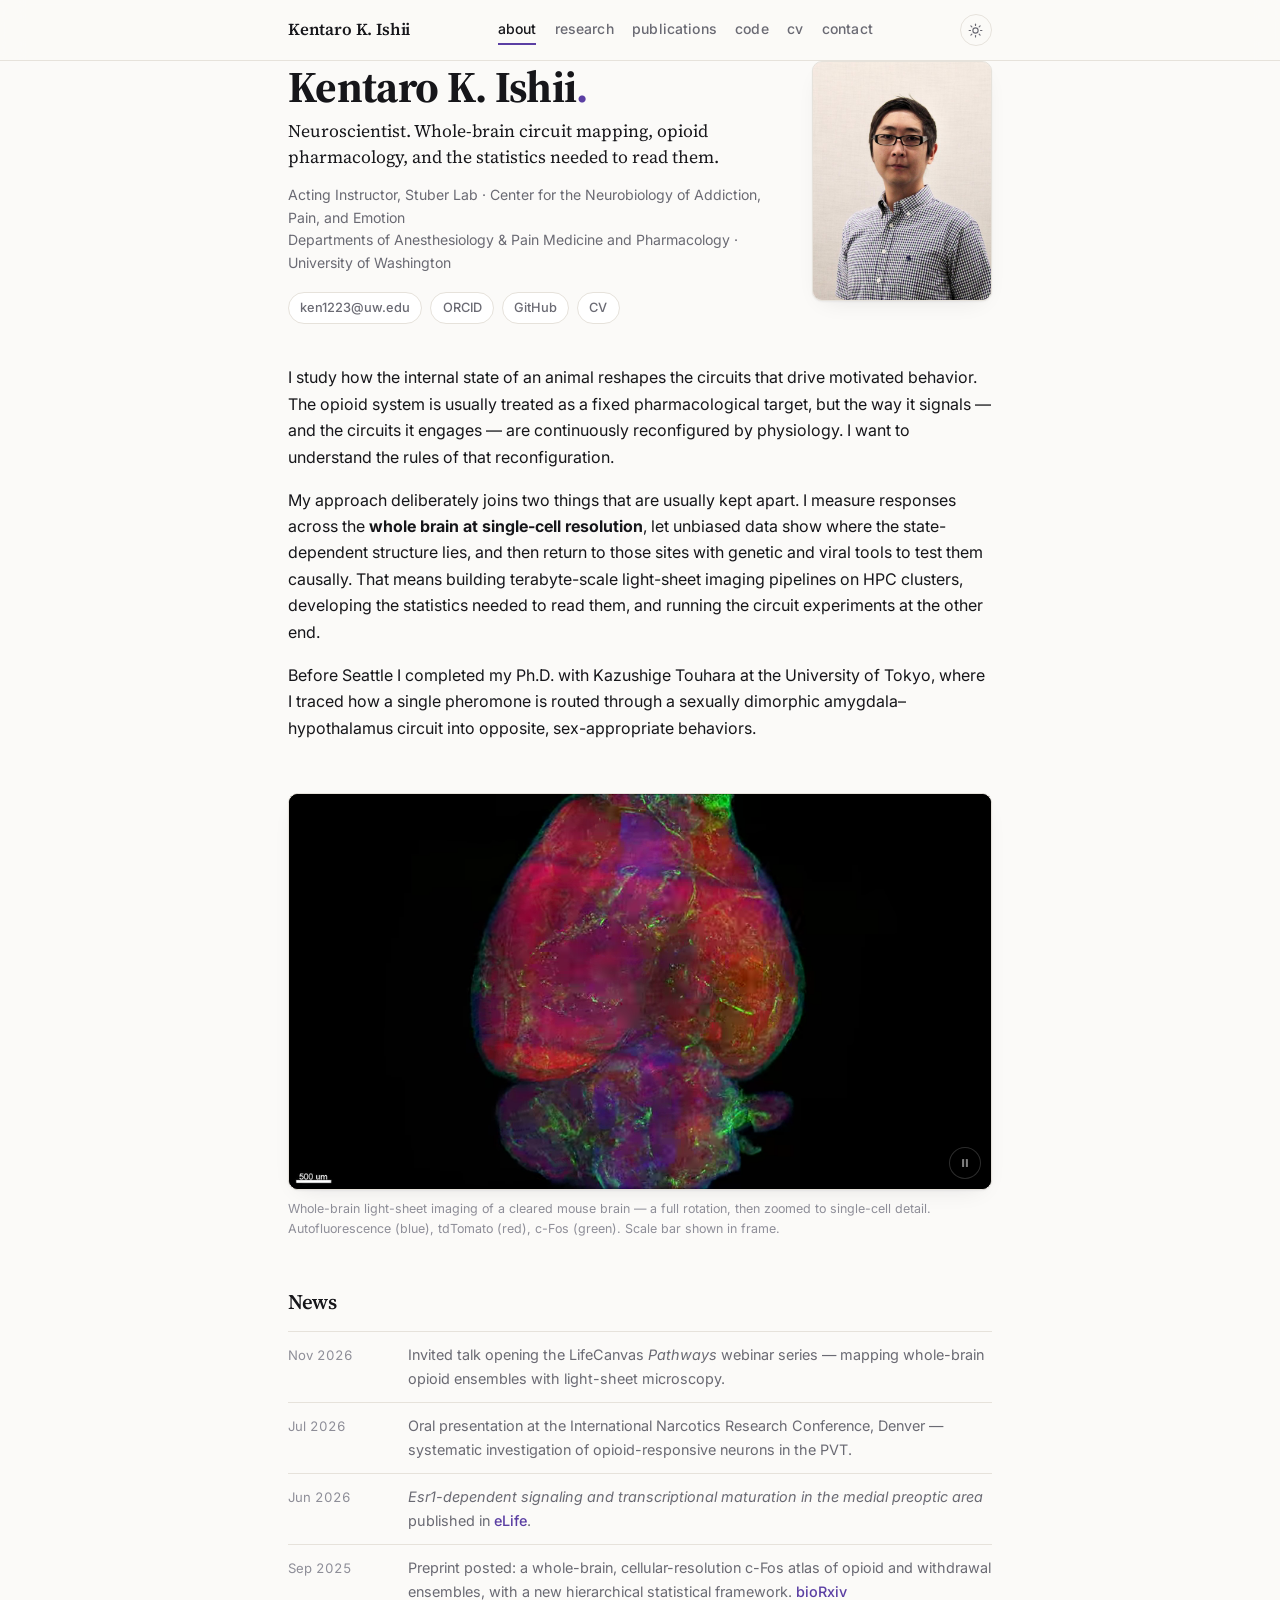
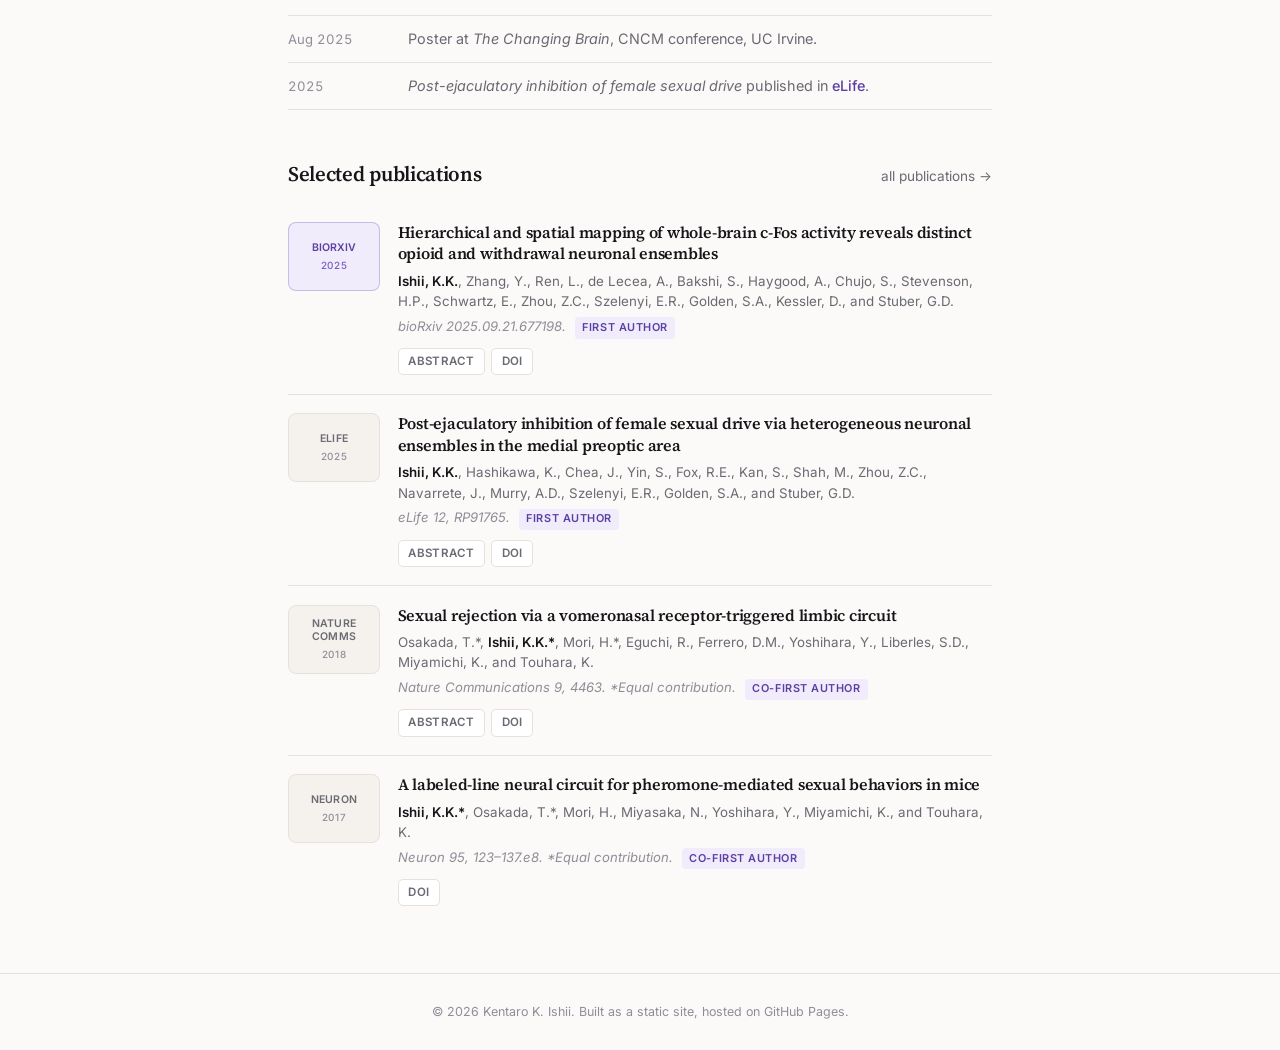
<file: index.html>
<!doctype html>
<html lang="en">
<head>
<meta charset="utf-8">
<meta name="viewport" content="width=device-width, initial-scale=1">
<title>Kentaro K. Ishii</title>
<meta name="description" content="Neuroscientist at the University of Washington working on whole-brain circuit mapping, opioid pharmacology, and motivated behavior.">
<meta name="author" content="Kentaro K. Ishii">
<link rel="canonical" href="https://kenjp1223.github.io/">
<meta property="og:title" content="Kentaro K. Ishii">
<meta property="og:description" content="Neuroscientist at the University of Washington working on whole-brain circuit mapping, opioid pharmacology, and motivated behavior.">
<meta property="og:type" content="website">
<meta property="og:url" content="https://kenjp1223.github.io/">
<meta property="og:image" content="https://kenjp1223.github.io/assets/video/brain-poster.jpg">
<meta property="og:site_name" content="Kentaro K. Ishii">
<meta name="twitter:card" content="summary_large_image">
<meta name="twitter:image" content="https://kenjp1223.github.io/assets/video/brain-poster.jpg">
<link rel="icon" href="data:image/svg+xml,<svg xmlns='http://www.w3.org/2000/svg' viewBox='0 0 100 100'><text y='.9em' font-size='90'>&#129504;</text></svg>">
<link rel="preconnect" href="https://fonts.googleapis.com">
<link rel="preconnect" href="https://fonts.gstatic.com" crossorigin>
<link href="https://fonts.googleapis.com/css2?family=Inter:wght@400;500;600&family=Source+Serif+4:opsz,wght@8..60,400;8..60,600;8..60,700&display=swap" rel="stylesheet">
<link rel="stylesheet" href="assets/css/style.css">
<script>
(function(){try{var t=localStorage.getItem('theme');if(t){document.documentElement.setAttribute('data-theme',t);}}catch(e){}})();
</script>
</head>
<body>
<a class="skip" href="#main">Skip to content</a>
<header class="site-head">
  <div class="wrap head-inner">
    <a class="brand" href="index.html">Kentaro&nbsp;K.&nbsp;Ishii</a>
    <nav class="nav">
          <a href="index.html" class="active">about</a>
          <a href="research.html">research</a>
          <a href="publications.html">publications</a>
          <a href="code.html">code</a>
          <a href="cv.html">cv</a>
          <a href="contact.html">contact</a>
    </nav>
    <div class="head-ctrl">
      <button class="theme" aria-label="Toggle dark mode" title="Toggle dark mode">
        <svg class="ic-sun" viewBox="0 0 24 24" aria-hidden="true"><circle cx="12" cy="12" r="4.2"/><g><line x1="12" y1="1.8" x2="12" y2="4"/><line x1="12" y1="20" x2="12" y2="22.2"/><line x1="1.8" y1="12" x2="4" y2="12"/><line x1="20" y1="12" x2="22.2" y2="12"/><line x1="4.6" y1="4.6" x2="6.2" y2="6.2"/><line x1="17.8" y1="17.8" x2="19.4" y2="19.4"/><line x1="4.6" y1="19.4" x2="6.2" y2="17.8"/><line x1="17.8" y1="6.2" x2="19.4" y2="4.6"/></g></svg>
        <svg class="ic-moon" viewBox="0 0 24 24" aria-hidden="true"><path d="M20.5 14.5A8.6 8.6 0 0 1 9.5 3.5a8.6 8.6 0 1 0 11 11z"/></svg>
      </button>
      <button class="navtoggle" aria-label="Toggle navigation" aria-expanded="false">
        <span></span><span></span><span></span>
      </button>
    </div>
  </div>
</header>
<main id="main" class="wrap">

  <script type="application/ld+json">
  {
    "@context": "https://schema.org",
    "@type": "Person",
    "name": "Kentaro K. Ishii",
    "givenName": "Kentaro",
    "familyName": "Ishii",
    "honorificSuffix": "Ph.D.",
    "jobTitle": "Acting Instructor",
    "url": "https://kenjp1223.github.io",
    "image": "https://kenjp1223.github.io/assets/img/profile.jpg",
    "email": "mailto:ken1223@uw.edu",
    "worksFor": {
      "@type": "Organization",
      "name": "University of Washington",
      "department": "Center for the Neurobiology of Addiction, Pain, and Emotion"
    },
    "alumniOf": {
      "@type": "CollegeOrUniversity",
      "name": "The University of Tokyo"
    },
    "knowsAbout": [
      "Neuroscience", "Whole-brain imaging", "Light-sheet microscopy",
      "Opioid pharmacology", "Neural circuits", "c-Fos mapping", "Neuroendocrinology"
    ],
    "knowsLanguage": ["en", "ja"],
    "identifier": "https://orcid.org/0000-0002-7956-0806",
    "sameAs": [
      "https://orcid.org/0000-0002-7956-0806",
      "https://github.com/kenjp1223"
    ]
  }
  </script>

  <section class="hero">
    <div class="hero-text">
      <h1>Kentaro K. Ishii<span class="dot">.</span></h1>
      <p class="tagline">Neuroscientist. Whole-brain circuit mapping, opioid pharmacology, and the statistics needed to read them.</p>
      <p class="affil">Acting Instructor, Stuber Lab &middot; Center for the Neurobiology of Addiction, Pain, and Emotion<br>
      Departments of Anesthesiology &amp; Pain Medicine and Pharmacology &middot; University of Washington</p>
      <ul class="iconlinks">
        <li><a href="mailto:ken1223@uw.edu">ken1223@uw.edu</a></li>
        <li><a href="https://orcid.org/0000-0002-7956-0806" target="_blank" rel="noopener">ORCID</a></li>
        <li><a href="https://github.com/kenjp1223" target="_blank" rel="noopener">GitHub</a></li>
        <li><a href="cv.html">CV</a></li>
      </ul>
    </div>
    <figure class="portrait">
      <img src="assets/img/profile.jpg" alt="Kentaro K. Ishii" width="420" height="560">
    </figure>
  </section>

  <section class="prose">
    <p>I study how the internal state of an animal reshapes the circuits that drive motivated behavior. The opioid system is usually treated as a fixed pharmacological target, but the way it signals &mdash; and the circuits it engages &mdash; are continuously reconfigured by physiology. I want to understand the rules of that reconfiguration.</p>
    <p>My approach deliberately joins two things that are usually kept apart. I measure responses across the <strong>whole brain at single-cell resolution</strong>, let unbiased data show where the state-dependent structure lies, and then return to those sites with genetic and viral tools to test them causally. That means building terabyte-scale light-sheet imaging pipelines on HPC clusters, developing the statistics needed to read them, and running the circuit experiments at the other end.</p>
    <p>Before Seattle I completed my Ph.D. with Kazushige Touhara at the University of Tokyo, where I traced how a single pheromone is routed through a sexually dimorphic amygdala&ndash;hypothalamus circuit into opposite, sex-appropriate behaviors.</p>
  </section>

  <figure class="reel">
    <div class="reel-frame">
      <video class="reel-vid" poster="assets/video/brain-poster.jpg"
             muted loop playsinline preload="metadata"
             aria-label="Rotating whole-brain light-sheet volume of a cleared mouse brain">
        <source src="assets/video/brain.webm" type="video/webm">
        <source src="assets/video/brain.mp4" type="video/mp4">
      </video>
      <button class="reel-toggle" aria-label="Pause animation" aria-pressed="false">
        <svg class="ic-pause" viewBox="0 0 24 24" aria-hidden="true"><rect x="7" y="5" width="3.5" height="14" rx="1"/><rect x="13.5" y="5" width="3.5" height="14" rx="1"/></svg>
        <svg class="ic-play" viewBox="0 0 24 24" aria-hidden="true"><path d="M8 5.5v13l11-6.5z"/></svg>
      </button>
    </div>
    <figcaption>Whole-brain light-sheet imaging of a cleared mouse brain &mdash; a full rotation, then zoomed to single-cell detail. Autofluorescence (blue), tdTomato (red), c-Fos (green). Scale bar shown in frame.</figcaption>
  </figure>

  <section>
    <h2>News</h2>
    <ul class="news">
      <li><span class="date">Nov 2026</span><span class="what">Invited talk opening the LifeCanvas <em>Pathways</em> webinar series — mapping whole-brain opioid ensembles with light-sheet microscopy.</span></li>
      <li><span class="date">Jul 2026</span><span class="what">Oral presentation at the International Narcotics Research Conference, Denver — systematic investigation of opioid-responsive neurons in the PVT.</span></li>
      <li><span class="date">Jun 2026</span><span class="what"><em>Esr1-dependent signaling and transcriptional maturation in the medial preoptic area</em> published in <a href="https://doi.org/10.7554/eLife.106347">eLife</a>.</span></li>
      <li><span class="date">Sep 2025</span><span class="what">Preprint posted: a whole-brain, cellular-resolution c-Fos atlas of opioid and withdrawal ensembles, with a new hierarchical statistical framework. <a href="https://doi.org/10.1101/2025.09.21.677198">bioRxiv</a></span></li>
      <li><span class="date">Aug 2025</span><span class="what">Poster at <em>The Changing Brain</em>, CNCM conference, UC Irvine.</span></li>
      <li><span class="date">2025</span><span class="what"><em>Post-ejaculatory inhibition of female sexual drive</em> published in <a href="https://doi.org/10.7554/eLife.91765">eLife</a>.</span></li>
    </ul>
  </section>

  <section>
    <div class="sec-head">
      <h2>Selected publications</h2>
      <a class="more" href="publications.html">all publications &rarr;</a>
    </div>
    <ol class="pubs">
      <li class="pub">
        <div class="venue v-preprint"><span>bioRxiv</span><span class="vy">2025</span></div>
        <div class="pub-body">
          <h3 class="pub-title">Hierarchical and spatial mapping of whole-brain c-Fos activity reveals distinct opioid and withdrawal neuronal ensembles</h3>
          <p class="authors"><strong>Ishii, K.K.</strong>, Zhang, Y., Ren, L., de Lecea, A., Bakshi, S., Haygood, A., Chujo, S., Stevenson, H.P., Schwartz, E., Zhou, Z.C., Szelenyi, E.R., Golden, S.A., Kessler, D., and Stuber, G.D.</p>
          <p class="ref"><em>bioRxiv 2025.09.21.677198.</em> <span class="role">First author</span></p>
          <div class="links"><button class="btn btn-abs" aria-expanded="false" aria-controls="abss0">Abstract</button><a class="btn" href="https://doi.org/10.1101/2025.09.21.677198" target="_blank" rel="noopener">DOI</a></div>
          <div class="abs" id="abss0" hidden><p>How opioid exposure and withdrawal states shape brain activity at the systems and circuit level remains poorly understood. Here, we use whole-brain, cellular-resolution c-Fos mapping to define brain-wide activity patterns and neuronal ensembles associated with morphine administration and withdrawal. To account for the brain's anatomically nested structure, we developed and applied a hierarchical statistical framework that detects region-specific changes in activity and outperforms conventional methods that treat brain regions as individual, unrelated units. These distributed signals formed ensembles with consistent and anatomically structured patterns of activity.</p></div>
        </div>
      </li>
      <li class="pub">
        <div class="venue v-journal"><span>eLife</span><span class="vy">2025</span></div>
        <div class="pub-body">
          <h3 class="pub-title">Post-ejaculatory inhibition of female sexual drive via heterogeneous neuronal ensembles in the medial preoptic area</h3>
          <p class="authors"><strong>Ishii, K.K.</strong>, Hashikawa, K., Chea, J., Yin, S., Fox, R.E., Kan, S., Shah, M., Zhou, Z.C., Navarrete, J., Murry, A.D., Szelenyi, E.R., Golden, S.A., and Stuber, G.D.</p>
          <p class="ref"><em>eLife 12, RP91765.</em> <span class="role">First author</span></p>
          <div class="links"><button class="btn btn-abs" aria-expanded="false" aria-controls="abss1">Abstract</button><a class="btn" href="https://doi.org/10.7554/eLife.91765" target="_blank" rel="noopener">DOI</a></div>
          <div class="abs" id="abss1" hidden><p>Male ejaculation acutely suppresses sexual motivation in male mice. In contrast, relatively little is known about how male ejaculation affects sexual motivation and sexual behavior in female mice. How the brain responds to the completion of mating is also unclear. Here, by using a self-paced mating assay, we first demonstrate that female mice show decreased sexual motivation acutely after experiencing male ejaculation. By using brain-wide analysis of activity-dependent labeling, we next pin-pointed the medial preoptic area as a brain region strongly activated during the post-ejaculatory period.</p></div>
        </div>
      </li>
      <li class="pub">
        <div class="venue v-journal"><span>Nature Comms</span><span class="vy">2018</span></div>
        <div class="pub-body">
          <h3 class="pub-title">Sexual rejection via a vomeronasal receptor-triggered limbic circuit</h3>
          <p class="authors">Osakada, T.*, <strong>Ishii, K.K.*</strong>, Mori, H.*, Eguchi, R., Ferrero, D.M., Yoshihara, Y., Liberles, S.D., Miyamichi, K., and Touhara, K.</p>
          <p class="ref"><em>Nature Communications 9, 4463. *Equal contribution.</em> <span class="role">Co-first author</span></p>
          <div class="links"><button class="btn btn-abs" aria-expanded="false" aria-controls="abss2">Abstract</button><a class="btn" href="https://doi.org/10.1038/s41467-018-07003-5" target="_blank" rel="noopener">DOI</a></div>
          <div class="abs" id="abss2" hidden><p>Mating drive is balanced by a need to safeguard resources for offspring, yet the neural basis for negative regulation of mating remains poorly understood. In rodents, pheromones critically regulate sexual behavior. Here, we observe suppression of adult female sexual behavior in mice by exocrine gland-secreting peptide 22 (ESP22), a lacrimal protein from juvenile mice. ESP22 activates a dedicated vomeronasal receptor, V2Rp4, and V2Rp4 knockout eliminates ESP22 effects on sexual behavior. Genetic tracing of ESP22-responsive neural circuits reveals a critical limbic system connection that inhibits reproductive behavior.</p></div>
        </div>
      </li>
      <li class="pub">
        <div class="venue v-journal"><span>Neuron</span><span class="vy">2017</span></div>
        <div class="pub-body">
          <h3 class="pub-title">A labeled-line neural circuit for pheromone-mediated sexual behaviors in mice</h3>
          <p class="authors"><strong>Ishii, K.K.*</strong>, Osakada, T.*, Mori, H., Miyasaka, N., Yoshihara, Y., Miyamichi, K., and Touhara, K.</p>
          <p class="ref"><em>Neuron 95, 123–137.e8. *Equal contribution.</em> <span class="role">Co-first author</span></p>
          <div class="links"><a class="btn" href="https://doi.org/10.1016/j.neuron.2017.05.038" target="_blank" rel="noopener">DOI</a></div>
          
        </div>
      </li>
    </ol>
  </section>
</main>
<footer class="site-foot">
  <div class="wrap">
    <p>&copy; 2026 Kentaro K. Ishii. Built as a static site, hosted on GitHub Pages.</p>
  </div>
</footer>
<script src="assets/js/main.js"></script>
</body>
</html>
</file>
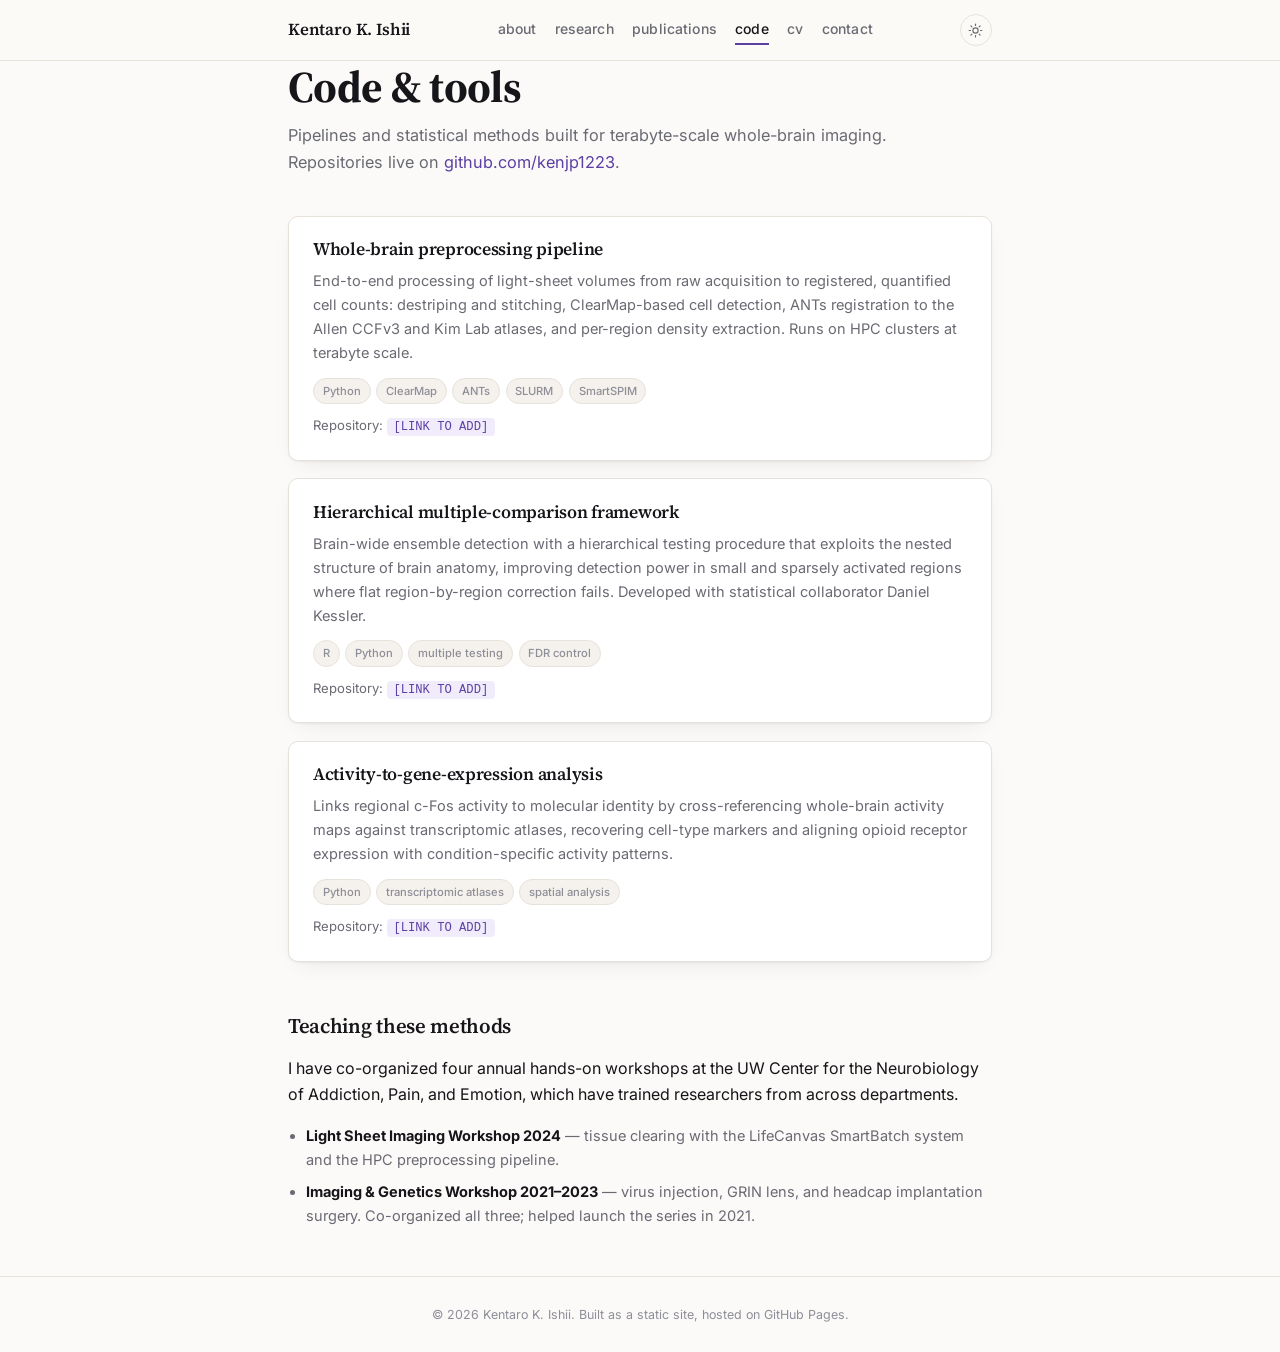
<file: code.html>
<!doctype html>
<html lang="en">
<head>
<meta charset="utf-8">
<meta name="viewport" content="width=device-width, initial-scale=1">
<title>Code &amp; tools &middot; Kentaro K. Ishii</title>
<meta name="description" content="Whole-brain imaging pipelines and statistical methods built by Kentaro K. Ishii.">
<meta name="author" content="Kentaro K. Ishii">
<link rel="canonical" href="https://kenjp1223.github.io/code.html">
<meta property="og:title" content="Code &amp; tools &middot; Kentaro K. Ishii">
<meta property="og:description" content="Whole-brain imaging pipelines and statistical methods built by Kentaro K. Ishii.">
<meta property="og:type" content="website">
<meta property="og:url" content="https://kenjp1223.github.io/code.html">
<meta property="og:image" content="https://kenjp1223.github.io/assets/video/brain-poster.jpg">
<meta property="og:site_name" content="Kentaro K. Ishii">
<meta name="twitter:card" content="summary_large_image">
<meta name="twitter:image" content="https://kenjp1223.github.io/assets/video/brain-poster.jpg">
<link rel="icon" href="data:image/svg+xml,<svg xmlns='http://www.w3.org/2000/svg' viewBox='0 0 100 100'><text y='.9em' font-size='90'>&#129504;</text></svg>">
<link rel="preconnect" href="https://fonts.googleapis.com">
<link rel="preconnect" href="https://fonts.gstatic.com" crossorigin>
<link href="https://fonts.googleapis.com/css2?family=Inter:wght@400;500;600&family=Source+Serif+4:opsz,wght@8..60,400;8..60,600;8..60,700&display=swap" rel="stylesheet">
<link rel="stylesheet" href="assets/css/style.css">
<script>
(function(){try{var t=localStorage.getItem('theme');if(t){document.documentElement.setAttribute('data-theme',t);}}catch(e){}})();
</script>
</head>
<body>
<a class="skip" href="#main">Skip to content</a>
<header class="site-head">
  <div class="wrap head-inner">
    <a class="brand" href="index.html">Kentaro&nbsp;K.&nbsp;Ishii</a>
    <nav class="nav">
          <a href="index.html">about</a>
          <a href="research.html">research</a>
          <a href="publications.html">publications</a>
          <a href="code.html" class="active">code</a>
          <a href="cv.html">cv</a>
          <a href="contact.html">contact</a>
    </nav>
    <div class="head-ctrl">
      <button class="theme" aria-label="Toggle dark mode" title="Toggle dark mode">
        <svg class="ic-sun" viewBox="0 0 24 24" aria-hidden="true"><circle cx="12" cy="12" r="4.2"/><g><line x1="12" y1="1.8" x2="12" y2="4"/><line x1="12" y1="20" x2="12" y2="22.2"/><line x1="1.8" y1="12" x2="4" y2="12"/><line x1="20" y1="12" x2="22.2" y2="12"/><line x1="4.6" y1="4.6" x2="6.2" y2="6.2"/><line x1="17.8" y1="17.8" x2="19.4" y2="19.4"/><line x1="4.6" y1="19.4" x2="6.2" y2="17.8"/><line x1="17.8" y1="6.2" x2="19.4" y2="4.6"/></g></svg>
        <svg class="ic-moon" viewBox="0 0 24 24" aria-hidden="true"><path d="M20.5 14.5A8.6 8.6 0 0 1 9.5 3.5a8.6 8.6 0 1 0 11 11z"/></svg>
      </button>
      <button class="navtoggle" aria-label="Toggle navigation" aria-expanded="false">
        <span></span><span></span><span></span>
      </button>
    </div>
  </div>
</header>
<main id="main" class="wrap">

  <header class="pagehead">
    <h1>Code &amp; tools</h1>
    <p class="lede">Pipelines and statistical methods built for terabyte-scale whole-brain imaging. Repositories live on <a href="https://github.com/kenjp1223" target="_blank" rel="noopener">github.com/kenjp1223</a>.</p>
  </header>

  <section class="cards">
    <article class="card">
      <h2>Whole-brain preprocessing pipeline</h2>
      <p>End-to-end processing of light-sheet volumes from raw acquisition to registered, quantified cell counts: destriping and stitching, ClearMap-based cell detection, ANTs registration to the Allen CCFv3 and Kim Lab atlases, and per-region density extraction. Runs on HPC clusters at terabyte scale.</p>
      <p class="tags"><span>Python</span><span>ClearMap</span><span>ANTs</span><span>SLURM</span><span>SmartSPIM</span></p>
      <p class="repo">Repository: <code>[LINK TO ADD]</code></p>
    </article>

    <article class="card">
      <h2>Hierarchical multiple-comparison framework</h2>
      <p>Brain-wide ensemble detection with a hierarchical testing procedure that exploits the nested structure of brain anatomy, improving detection power in small and sparsely activated regions where flat region-by-region correction fails. Developed with statistical collaborator Daniel Kessler.</p>
      <p class="tags"><span>R</span><span>Python</span><span>multiple testing</span><span>FDR control</span></p>
      <p class="repo">Repository: <code>[LINK TO ADD]</code></p>
    </article>

    <article class="card">
      <h2>Activity-to-gene-expression analysis</h2>
      <p>Links regional c-Fos activity to molecular identity by cross-referencing whole-brain activity maps against transcriptomic atlases, recovering cell-type markers and aligning opioid receptor expression with condition-specific activity patterns.</p>
      <p class="tags"><span>Python</span><span>transcriptomic atlases</span><span>spatial analysis</span></p>
      <p class="repo">Repository: <code>[LINK TO ADD]</code></p>
    </article>
  </section>

  <section>
    <h2>Teaching these methods</h2>
    <p class="prose">I have co-organized four annual hands-on workshops at the UW Center for the Neurobiology of Addiction, Pain, and Emotion, which have trained researchers from across departments.</p>
    <ul class="plainlist">
      <li><strong>Light Sheet Imaging Workshop 2024</strong> &mdash; tissue clearing with the LifeCanvas SmartBatch system and the HPC preprocessing pipeline.</li>
      <li><strong>Imaging &amp; Genetics Workshop 2021&ndash;2023</strong> &mdash; virus injection, GRIN lens, and headcap implantation surgery. Co-organized all three; helped launch the series in 2021.</li>
    </ul>
  </section>
</main>
<footer class="site-foot">
  <div class="wrap">
    <p>&copy; 2026 Kentaro K. Ishii. Built as a static site, hosted on GitHub Pages.</p>
  </div>
</footer>
<script src="assets/js/main.js"></script>
</body>
</html>
</file>
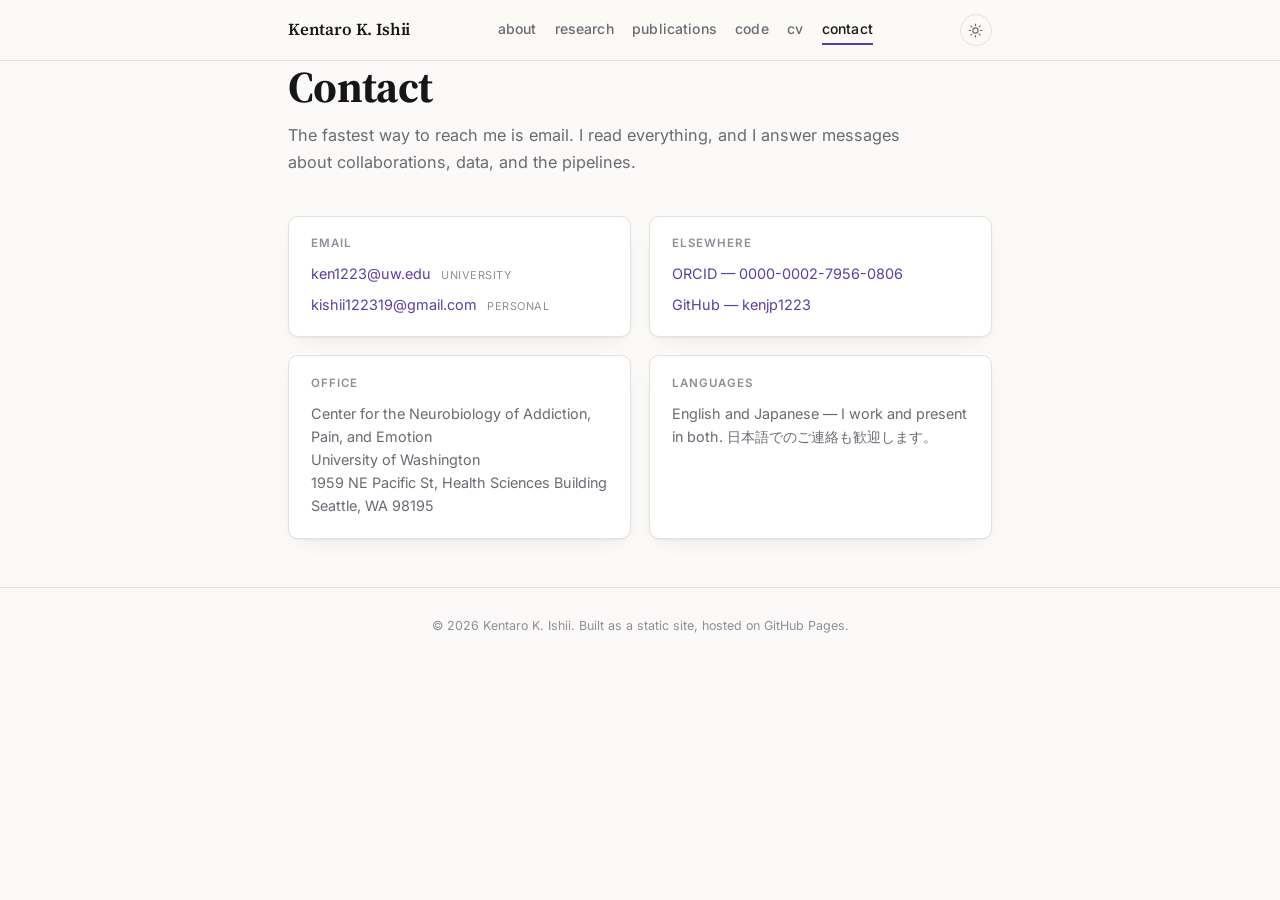
<file: contact.html>
<!doctype html>
<html lang="en">
<head>
<meta charset="utf-8">
<meta name="viewport" content="width=device-width, initial-scale=1">
<title>Contact &middot; Kentaro K. Ishii</title>
<meta name="description" content="How to reach Kentaro K. Ishii.">
<meta name="author" content="Kentaro K. Ishii">
<link rel="canonical" href="https://kenjp1223.github.io/contact.html">
<meta property="og:title" content="Contact &middot; Kentaro K. Ishii">
<meta property="og:description" content="How to reach Kentaro K. Ishii.">
<meta property="og:type" content="website">
<meta property="og:url" content="https://kenjp1223.github.io/contact.html">
<meta property="og:image" content="https://kenjp1223.github.io/assets/video/brain-poster.jpg">
<meta property="og:site_name" content="Kentaro K. Ishii">
<meta name="twitter:card" content="summary_large_image">
<meta name="twitter:image" content="https://kenjp1223.github.io/assets/video/brain-poster.jpg">
<link rel="icon" href="data:image/svg+xml,<svg xmlns='http://www.w3.org/2000/svg' viewBox='0 0 100 100'><text y='.9em' font-size='90'>&#129504;</text></svg>">
<link rel="preconnect" href="https://fonts.googleapis.com">
<link rel="preconnect" href="https://fonts.gstatic.com" crossorigin>
<link href="https://fonts.googleapis.com/css2?family=Inter:wght@400;500;600&family=Source+Serif+4:opsz,wght@8..60,400;8..60,600;8..60,700&display=swap" rel="stylesheet">
<link rel="stylesheet" href="assets/css/style.css">
<script>
(function(){try{var t=localStorage.getItem('theme');if(t){document.documentElement.setAttribute('data-theme',t);}}catch(e){}})();
</script>
</head>
<body>
<a class="skip" href="#main">Skip to content</a>
<header class="site-head">
  <div class="wrap head-inner">
    <a class="brand" href="index.html">Kentaro&nbsp;K.&nbsp;Ishii</a>
    <nav class="nav">
          <a href="index.html">about</a>
          <a href="research.html">research</a>
          <a href="publications.html">publications</a>
          <a href="code.html">code</a>
          <a href="cv.html">cv</a>
          <a href="contact.html" class="active">contact</a>
    </nav>
    <div class="head-ctrl">
      <button class="theme" aria-label="Toggle dark mode" title="Toggle dark mode">
        <svg class="ic-sun" viewBox="0 0 24 24" aria-hidden="true"><circle cx="12" cy="12" r="4.2"/><g><line x1="12" y1="1.8" x2="12" y2="4"/><line x1="12" y1="20" x2="12" y2="22.2"/><line x1="1.8" y1="12" x2="4" y2="12"/><line x1="20" y1="12" x2="22.2" y2="12"/><line x1="4.6" y1="4.6" x2="6.2" y2="6.2"/><line x1="17.8" y1="17.8" x2="19.4" y2="19.4"/><line x1="4.6" y1="19.4" x2="6.2" y2="17.8"/><line x1="17.8" y1="6.2" x2="19.4" y2="4.6"/></g></svg>
        <svg class="ic-moon" viewBox="0 0 24 24" aria-hidden="true"><path d="M20.5 14.5A8.6 8.6 0 0 1 9.5 3.5a8.6 8.6 0 1 0 11 11z"/></svg>
      </button>
      <button class="navtoggle" aria-label="Toggle navigation" aria-expanded="false">
        <span></span><span></span><span></span>
      </button>
    </div>
  </div>
</header>
<main id="main" class="wrap">

  <header class="pagehead">
    <h1>Contact</h1>
    <p class="lede">The fastest way to reach me is email. I read everything, and I answer messages about collaborations, data, and the pipelines.</p>
  </header>

  <section class="contact">
    <div class="ccard">
      <h2>Email</h2>
      <p><a href="mailto:ken1223@uw.edu">ken1223@uw.edu</a> <span class="note">university</span></p>
      <p><a href="mailto:kishii122319@gmail.com">kishii122319@gmail.com</a> <span class="note">personal</span></p>
    </div>

    <div class="ccard">
      <h2>Elsewhere</h2>
      <p><a href="https://orcid.org/0000-0002-7956-0806" target="_blank" rel="noopener">ORCID &mdash; 0000-0002-7956-0806</a></p>
      <p><a href="https://github.com/kenjp1223" target="_blank" rel="noopener">GitHub &mdash; kenjp1223</a></p>
    </div>

    <div class="ccard">
      <h2>Office</h2>
      <p>Center for the Neurobiology of Addiction, Pain, and Emotion<br>
      University of Washington<br>
      1959 NE Pacific St, Health Sciences Building<br>
      Seattle, WA 98195</p>
    </div>

    <div class="ccard">
      <h2>Languages</h2>
      <p>English and Japanese &mdash; I work and present in both. 日本語でのご連絡も歓迎します。</p>
    </div>
  </section>
</main>
<footer class="site-foot">
  <div class="wrap">
    <p>&copy; 2026 Kentaro K. Ishii. Built as a static site, hosted on GitHub Pages.</p>
  </div>
</footer>
<script src="assets/js/main.js"></script>
</body>
</html>
</file>
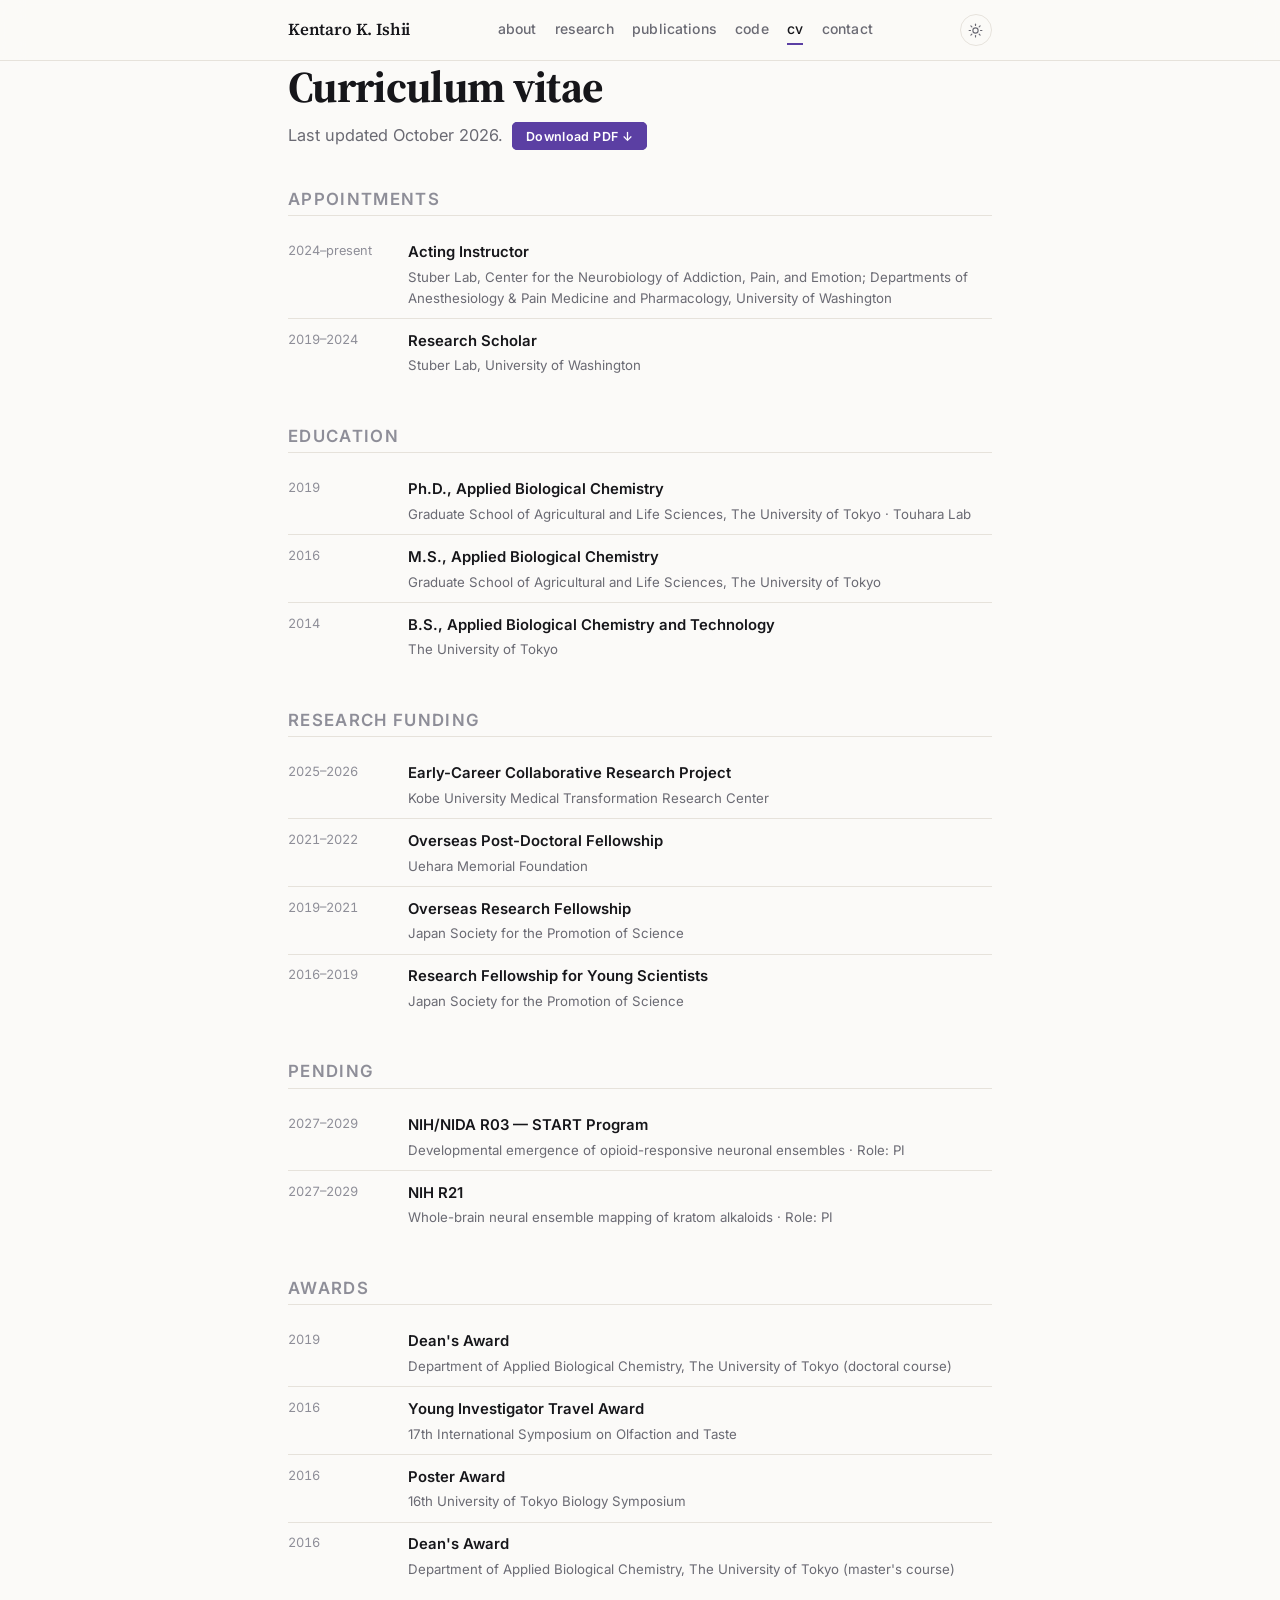
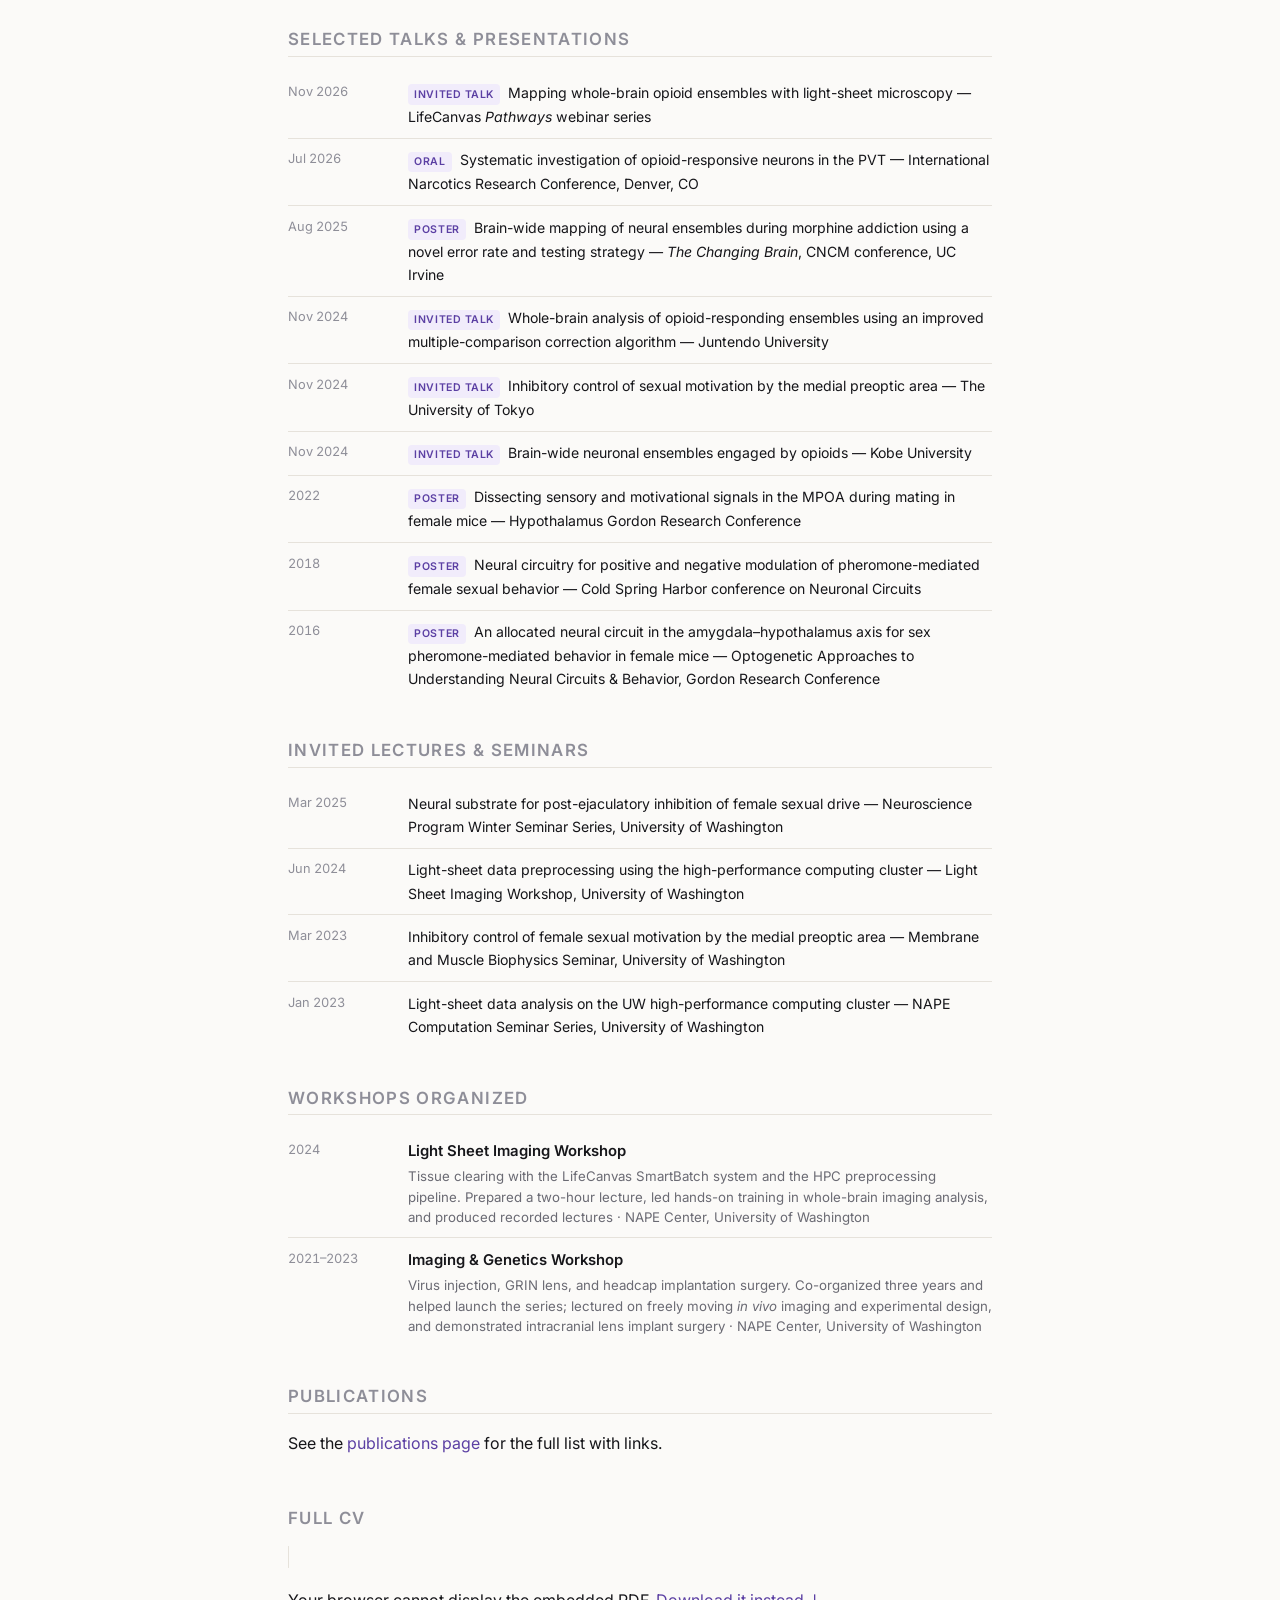
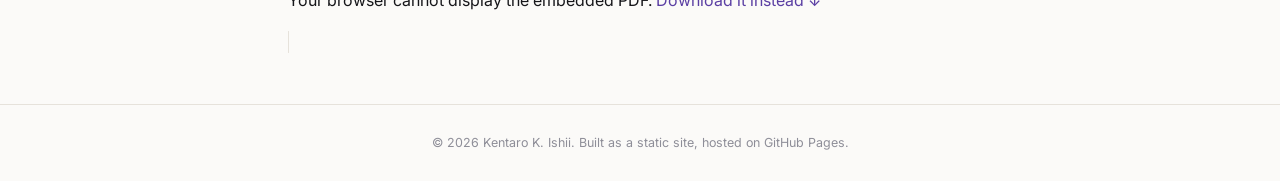
<file: cv.html>
<!doctype html>
<html lang="en">
<head>
<meta charset="utf-8">
<meta name="viewport" content="width=device-width, initial-scale=1">
<title>CV &middot; Kentaro K. Ishii</title>
<meta name="description" content="Curriculum vitae of Kentaro K. Ishii, Ph.D.">
<meta name="author" content="Kentaro K. Ishii">
<link rel="canonical" href="https://kenjp1223.github.io/cv.html">
<meta property="og:title" content="CV &middot; Kentaro K. Ishii">
<meta property="og:description" content="Curriculum vitae of Kentaro K. Ishii, Ph.D.">
<meta property="og:type" content="website">
<meta property="og:url" content="https://kenjp1223.github.io/cv.html">
<meta property="og:image" content="https://kenjp1223.github.io/assets/video/brain-poster.jpg">
<meta property="og:site_name" content="Kentaro K. Ishii">
<meta name="twitter:card" content="summary_large_image">
<meta name="twitter:image" content="https://kenjp1223.github.io/assets/video/brain-poster.jpg">
<link rel="icon" href="data:image/svg+xml,<svg xmlns='http://www.w3.org/2000/svg' viewBox='0 0 100 100'><text y='.9em' font-size='90'>&#129504;</text></svg>">
<link rel="preconnect" href="https://fonts.googleapis.com">
<link rel="preconnect" href="https://fonts.gstatic.com" crossorigin>
<link href="https://fonts.googleapis.com/css2?family=Inter:wght@400;500;600&family=Source+Serif+4:opsz,wght@8..60,400;8..60,600;8..60,700&display=swap" rel="stylesheet">
<link rel="stylesheet" href="assets/css/style.css">
<script>
(function(){try{var t=localStorage.getItem('theme');if(t){document.documentElement.setAttribute('data-theme',t);}}catch(e){}})();
</script>
</head>
<body>
<a class="skip" href="#main">Skip to content</a>
<header class="site-head">
  <div class="wrap head-inner">
    <a class="brand" href="index.html">Kentaro&nbsp;K.&nbsp;Ishii</a>
    <nav class="nav">
          <a href="index.html">about</a>
          <a href="research.html">research</a>
          <a href="publications.html">publications</a>
          <a href="code.html">code</a>
          <a href="cv.html" class="active">cv</a>
          <a href="contact.html">contact</a>
    </nav>
    <div class="head-ctrl">
      <button class="theme" aria-label="Toggle dark mode" title="Toggle dark mode">
        <svg class="ic-sun" viewBox="0 0 24 24" aria-hidden="true"><circle cx="12" cy="12" r="4.2"/><g><line x1="12" y1="1.8" x2="12" y2="4"/><line x1="12" y1="20" x2="12" y2="22.2"/><line x1="1.8" y1="12" x2="4" y2="12"/><line x1="20" y1="12" x2="22.2" y2="12"/><line x1="4.6" y1="4.6" x2="6.2" y2="6.2"/><line x1="17.8" y1="17.8" x2="19.4" y2="19.4"/><line x1="4.6" y1="19.4" x2="6.2" y2="17.8"/><line x1="17.8" y1="6.2" x2="19.4" y2="4.6"/></g></svg>
        <svg class="ic-moon" viewBox="0 0 24 24" aria-hidden="true"><path d="M20.5 14.5A8.6 8.6 0 0 1 9.5 3.5a8.6 8.6 0 1 0 11 11z"/></svg>
      </button>
      <button class="navtoggle" aria-label="Toggle navigation" aria-expanded="false">
        <span></span><span></span><span></span>
      </button>
    </div>
  </div>
</header>
<main id="main" class="wrap">

  <header class="pagehead">
    <h1>Curriculum vitae</h1>
    <p class="lede">Last updated October 2026. <a class="btn btn-solid" href="assets/pdf/Kentaro_Ishii_CV.pdf" target="_blank" rel="noopener">Download PDF &darr;</a></p>
  </header>

  <section class="cv">
    <h2>Appointments</h2>
    <table class="cvtable">
      <tbody>
        <tr><td class="y">2024&ndash;present</td><td><strong>Acting Instructor</strong><span class="pos">Stuber Lab, Center for the Neurobiology of Addiction, Pain, and Emotion; Departments of Anesthesiology &amp; Pain Medicine and Pharmacology, University of Washington</span></td></tr>
        <tr><td class="y">2019&ndash;2024</td><td><strong>Research Scholar</strong><span class="pos">Stuber Lab, University of Washington</span></td></tr>
      </tbody>
    </table>

    <h2>Education</h2>
    <table class="cvtable">
      <tbody>
        <tr><td class="y">2019</td><td><strong>Ph.D., Applied Biological Chemistry</strong><span class="pos">Graduate School of Agricultural and Life Sciences, The University of Tokyo &middot; Touhara Lab</span></td></tr>
        <tr><td class="y">2016</td><td><strong>M.S., Applied Biological Chemistry</strong><span class="pos">Graduate School of Agricultural and Life Sciences, The University of Tokyo</span></td></tr>
        <tr><td class="y">2014</td><td><strong>B.S., Applied Biological Chemistry and Technology</strong><span class="pos">The University of Tokyo</span></td></tr>
      </tbody>
    </table>

    <h2>Research funding</h2>
    <table class="cvtable">
      <tbody>
        <tr><td class="y">2025&ndash;2026</td><td><strong>Early-Career Collaborative Research Project</strong><span class="pos">Kobe University Medical Transformation Research Center</span></td></tr>
        <tr><td class="y">2021&ndash;2022</td><td><strong>Overseas Post-Doctoral Fellowship</strong><span class="pos">Uehara Memorial Foundation</span></td></tr>
        <tr><td class="y">2019&ndash;2021</td><td><strong>Overseas Research Fellowship</strong><span class="pos">Japan Society for the Promotion of Science</span></td></tr>
        <tr><td class="y">2016&ndash;2019</td><td><strong>Research Fellowship for Young Scientists</strong><span class="pos">Japan Society for the Promotion of Science</span></td></tr>
      </tbody>
    </table>

    <h2>Pending</h2>
    <table class="cvtable">
      <tbody>
        <tr><td class="y">2027&ndash;2029</td><td><strong>NIH/NIDA R03 &mdash; START Program</strong><span class="pos">Developmental emergence of opioid-responsive neuronal ensembles &middot; Role: PI</span></td></tr>
        <tr><td class="y">2027&ndash;2029</td><td><strong>NIH R21</strong><span class="pos">Whole-brain neural ensemble mapping of kratom alkaloids &middot; Role: PI</span></td></tr>
      </tbody>
    </table>

    <h2>Awards</h2>
    <table class="cvtable">
      <tbody>
        <tr><td class="y">2019</td><td><strong>Dean's Award</strong><span class="pos">Department of Applied Biological Chemistry, The University of Tokyo (doctoral course)</span></td></tr>
        <tr><td class="y">2016</td><td><strong>Young Investigator Travel Award</strong><span class="pos">17th International Symposium on Olfaction and Taste</span></td></tr>
        <tr><td class="y">2016</td><td><strong>Poster Award</strong><span class="pos">16th University of Tokyo Biology Symposium</span></td></tr>
        <tr><td class="y">2016</td><td><strong>Dean's Award</strong><span class="pos">Department of Applied Biological Chemistry, The University of Tokyo (master's course)</span></td></tr>
      </tbody>
    </table>

    <h2>Selected talks &amp; presentations</h2>
    <table class="cvtable">
      <tbody>
        <tr><td class="y">Nov 2026</td><td><span class="kind">Invited talk</span>Mapping whole-brain opioid ensembles with light-sheet microscopy &mdash; LifeCanvas <em>Pathways</em> webinar series</td></tr>
        <tr><td class="y">Jul 2026</td><td><span class="kind">Oral</span>Systematic investigation of opioid-responsive neurons in the PVT &mdash; International Narcotics Research Conference, Denver, CO</td></tr>
        <tr><td class="y">Aug 2025</td><td><span class="kind">Poster</span>Brain-wide mapping of neural ensembles during morphine addiction using a novel error rate and testing strategy &mdash; <em>The Changing Brain</em>, CNCM conference, UC Irvine</td></tr>
        <tr><td class="y">Nov 2024</td><td><span class="kind">Invited talk</span>Whole-brain analysis of opioid-responding ensembles using an improved multiple-comparison correction algorithm &mdash; Juntendo University</td></tr>
        <tr><td class="y">Nov 2024</td><td><span class="kind">Invited talk</span>Inhibitory control of sexual motivation by the medial preoptic area &mdash; The University of Tokyo</td></tr>
        <tr><td class="y">Nov 2024</td><td><span class="kind">Invited talk</span>Brain-wide neuronal ensembles engaged by opioids &mdash; Kobe University</td></tr>
        <tr><td class="y">2022</td><td><span class="kind">Poster</span>Dissecting sensory and motivational signals in the MPOA during mating in female mice &mdash; Hypothalamus Gordon Research Conference</td></tr>
        <tr><td class="y">2018</td><td><span class="kind">Poster</span>Neural circuitry for positive and negative modulation of pheromone-mediated female sexual behavior &mdash; Cold Spring Harbor conference on Neuronal Circuits</td></tr>
        <tr><td class="y">2016</td><td><span class="kind">Poster</span>An allocated neural circuit in the amygdala&ndash;hypothalamus axis for sex pheromone-mediated behavior in female mice &mdash; Optogenetic Approaches to Understanding Neural Circuits &amp; Behavior, Gordon Research Conference</td></tr>
      </tbody>
    </table>

    <h2>Invited lectures &amp; seminars</h2>
    <table class="cvtable">
      <tbody>
        <tr><td class="y">Mar 2025</td><td>Neural substrate for post-ejaculatory inhibition of female sexual drive &mdash; Neuroscience Program Winter Seminar Series, University of Washington</td></tr>
        <tr><td class="y">Jun 2024</td><td>Light-sheet data preprocessing using the high-performance computing cluster &mdash; Light Sheet Imaging Workshop, University of Washington</td></tr>
        <tr><td class="y">Mar 2023</td><td>Inhibitory control of female sexual motivation by the medial preoptic area &mdash; Membrane and Muscle Biophysics Seminar, University of Washington</td></tr>
        <tr><td class="y">Jan 2023</td><td>Light-sheet data analysis on the UW high-performance computing cluster &mdash; NAPE Computation Seminar Series, University of Washington</td></tr>
      </tbody>
    </table>

    <h2>Workshops organized</h2>
    <table class="cvtable">
      <tbody>
        <tr><td class="y">2024</td><td><strong>Light Sheet Imaging Workshop</strong><span class="pos">Tissue clearing with the LifeCanvas SmartBatch system and the HPC preprocessing pipeline. Prepared a two-hour lecture, led hands-on training in whole-brain imaging analysis, and produced recorded lectures &middot; NAPE Center, University of Washington</span></td></tr>
        <tr><td class="y">2021&ndash;2023</td><td><strong>Imaging &amp; Genetics Workshop</strong><span class="pos">Virus injection, GRIN lens, and headcap implantation surgery. Co-organized three years and helped launch the series; lectured on freely moving <em>in vivo</em> imaging and experimental design, and demonstrated intracranial lens implant surgery &middot; NAPE Center, University of Washington</span></td></tr>
      </tbody>
    </table>

    <h2>Publications</h2>
    <p class="prose">See the <a href="publications.html">publications page</a> for the full list with links.</p>
  </section>

  <section class="pdfwrap">
    <h2>Full CV</h2>
    <object data="assets/pdf/Kentaro_Ishii_CV.pdf" type="application/pdf" class="pdfview">
      <p>Your browser cannot display the embedded PDF. <a href="assets/pdf/Kentaro_Ishii_CV.pdf">Download it instead &darr;</a></p>
    </object>
  </section>
</main>
<footer class="site-foot">
  <div class="wrap">
    <p>&copy; 2026 Kentaro K. Ishii. Built as a static site, hosted on GitHub Pages.</p>
  </div>
</footer>
<script src="assets/js/main.js"></script>
</body>
</html>
</file>
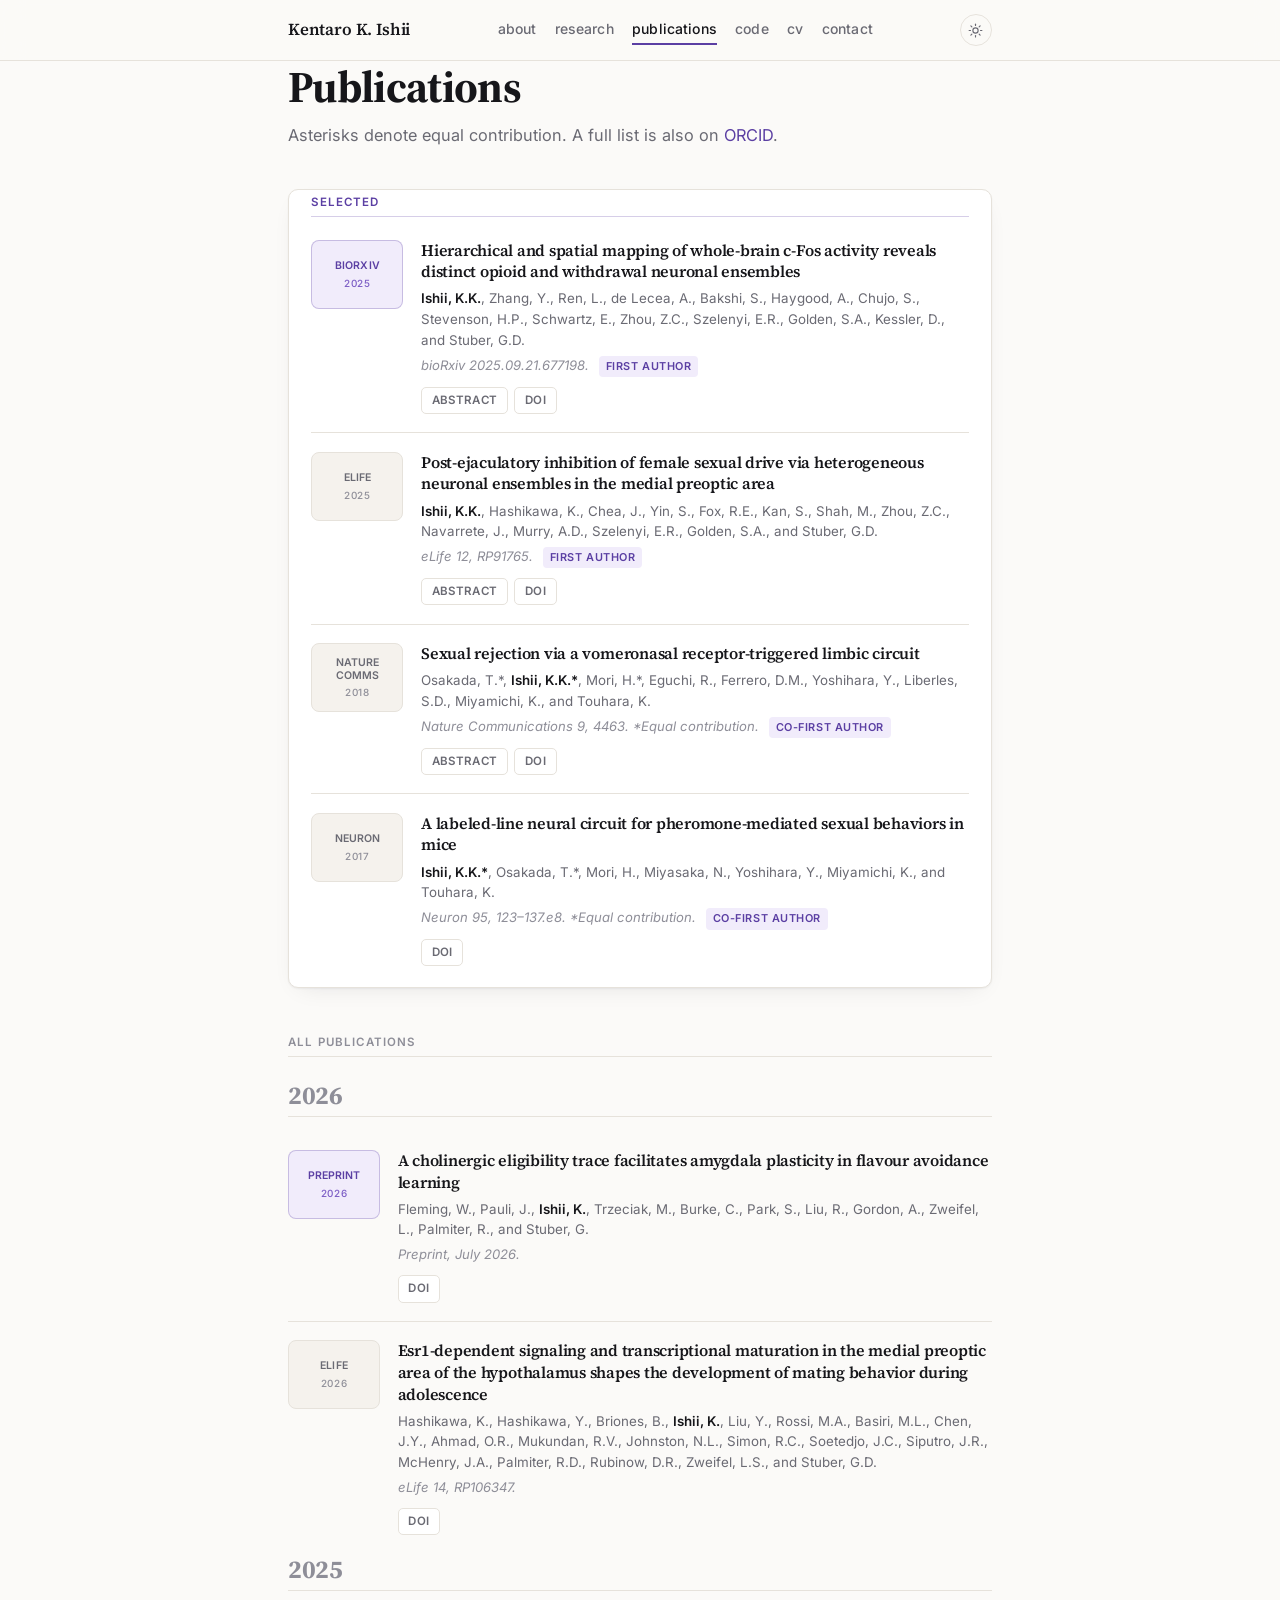
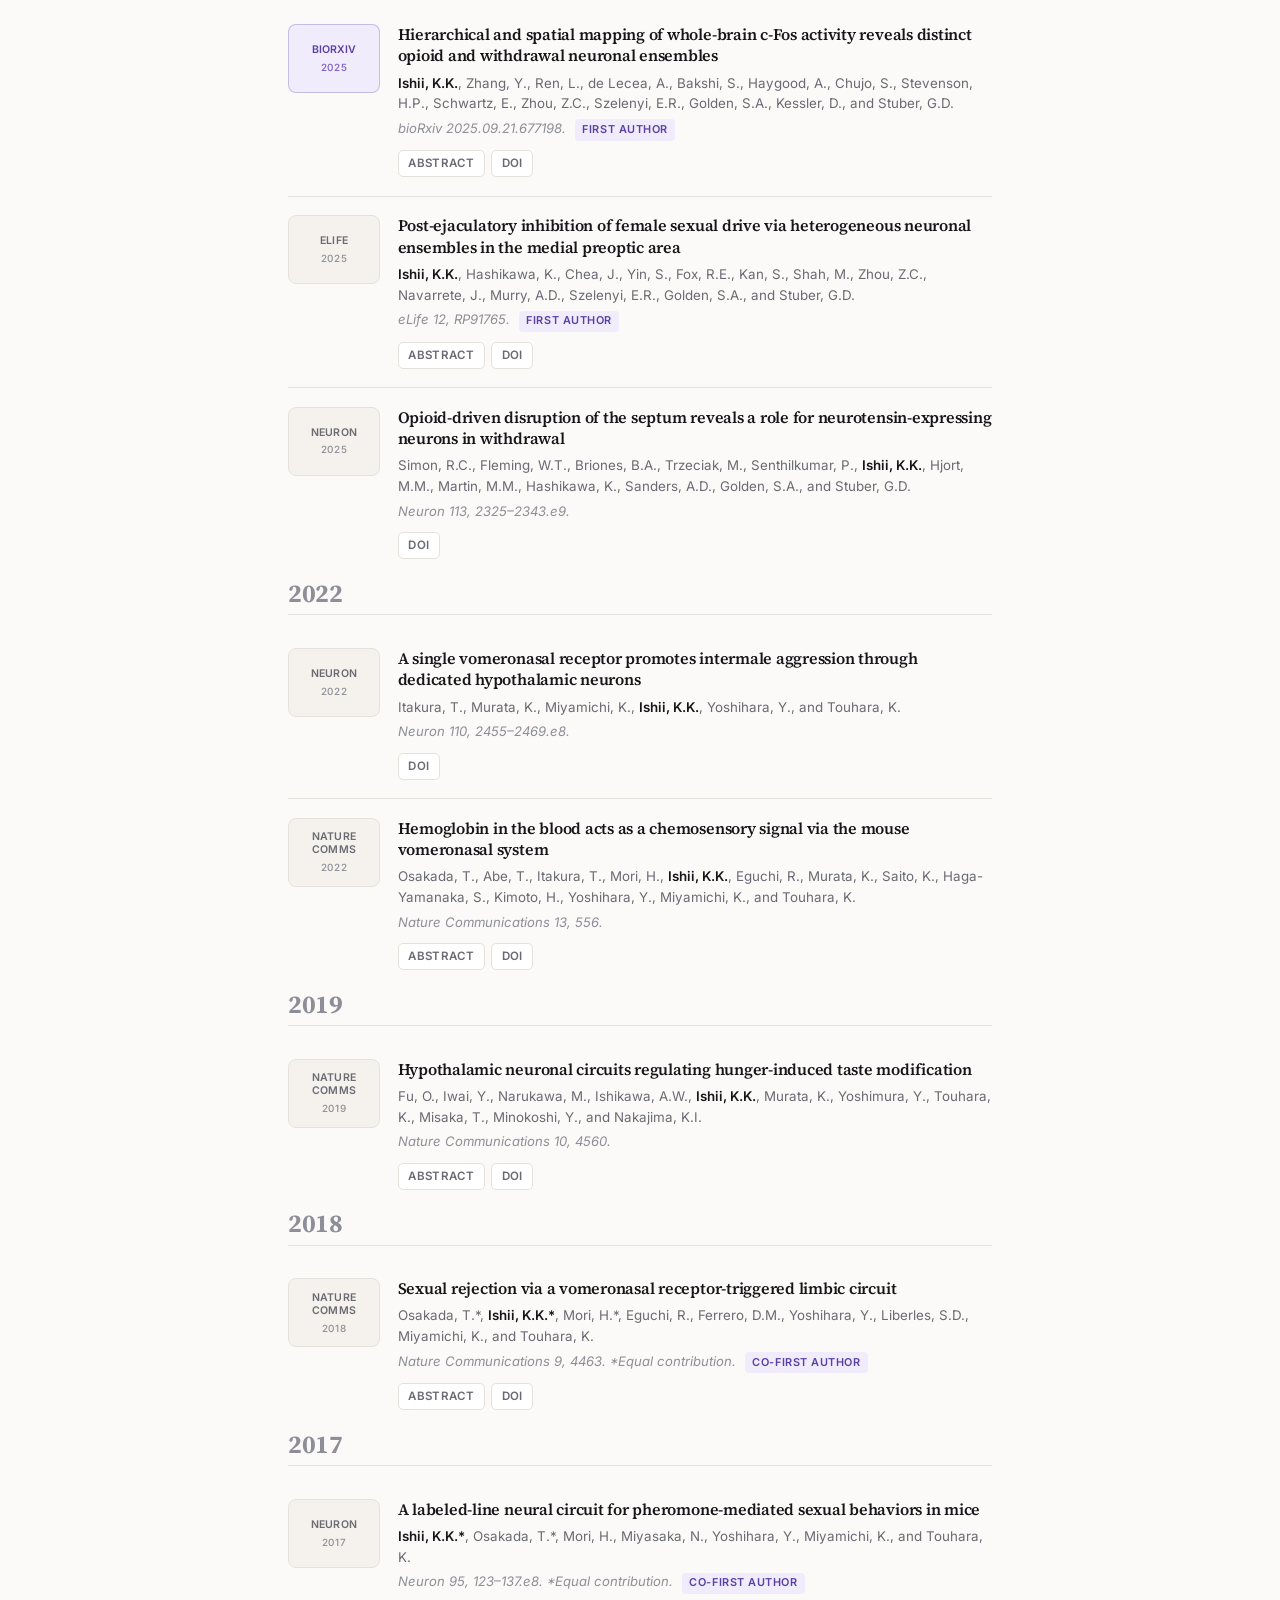
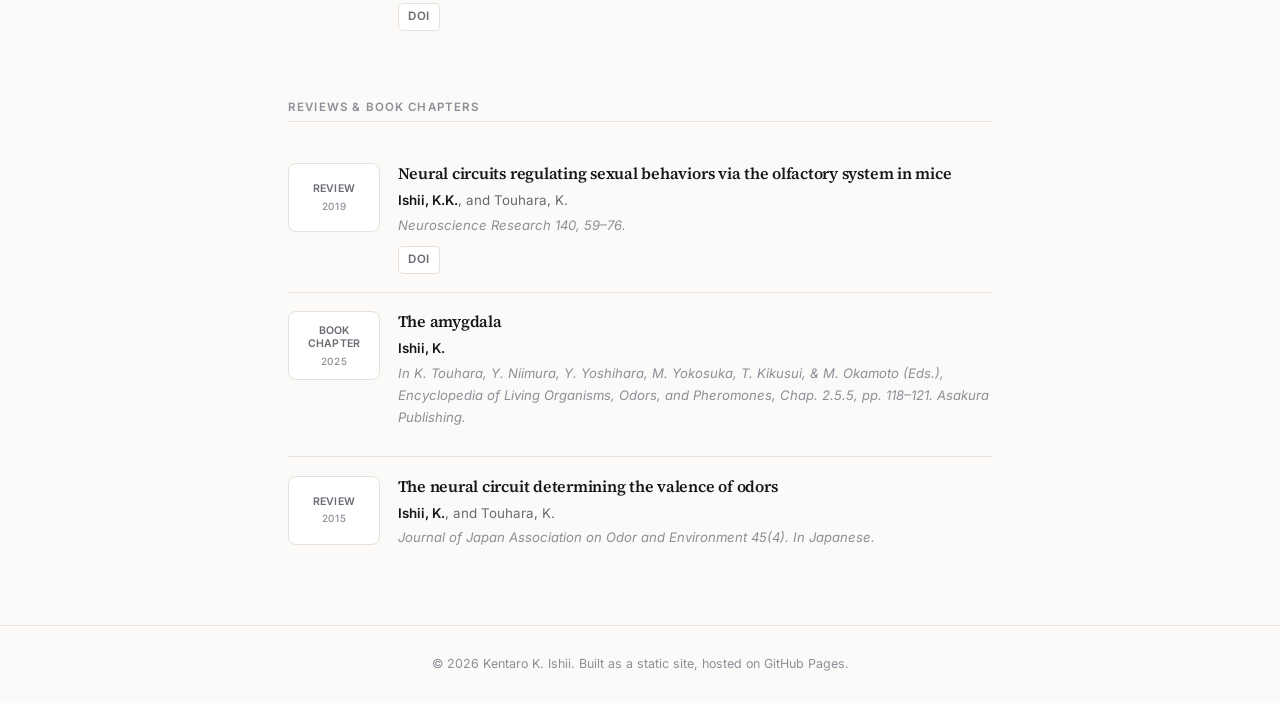
<file: publications.html>
<!doctype html>
<html lang="en">
<head>
<meta charset="utf-8">
<meta name="viewport" content="width=device-width, initial-scale=1">
<title>Publications &middot; Kentaro K. Ishii</title>
<meta name="description" content="Peer-reviewed publications and preprints by Kentaro K. Ishii.">
<meta name="author" content="Kentaro K. Ishii">
<link rel="canonical" href="https://kenjp1223.github.io/publications.html">
<meta property="og:title" content="Publications &middot; Kentaro K. Ishii">
<meta property="og:description" content="Peer-reviewed publications and preprints by Kentaro K. Ishii.">
<meta property="og:type" content="website">
<meta property="og:url" content="https://kenjp1223.github.io/publications.html">
<meta property="og:image" content="https://kenjp1223.github.io/assets/video/brain-poster.jpg">
<meta property="og:site_name" content="Kentaro K. Ishii">
<meta name="twitter:card" content="summary_large_image">
<meta name="twitter:image" content="https://kenjp1223.github.io/assets/video/brain-poster.jpg">
<link rel="icon" href="data:image/svg+xml,<svg xmlns='http://www.w3.org/2000/svg' viewBox='0 0 100 100'><text y='.9em' font-size='90'>&#129504;</text></svg>">
<link rel="preconnect" href="https://fonts.googleapis.com">
<link rel="preconnect" href="https://fonts.gstatic.com" crossorigin>
<link href="https://fonts.googleapis.com/css2?family=Inter:wght@400;500;600&family=Source+Serif+4:opsz,wght@8..60,400;8..60,600;8..60,700&display=swap" rel="stylesheet">
<link rel="stylesheet" href="assets/css/style.css">
<script>
(function(){try{var t=localStorage.getItem('theme');if(t){document.documentElement.setAttribute('data-theme',t);}}catch(e){}})();
</script>
</head>
<body>
<a class="skip" href="#main">Skip to content</a>
<header class="site-head">
  <div class="wrap head-inner">
    <a class="brand" href="index.html">Kentaro&nbsp;K.&nbsp;Ishii</a>
    <nav class="nav">
          <a href="index.html">about</a>
          <a href="research.html">research</a>
          <a href="publications.html" class="active">publications</a>
          <a href="code.html">code</a>
          <a href="cv.html">cv</a>
          <a href="contact.html">contact</a>
    </nav>
    <div class="head-ctrl">
      <button class="theme" aria-label="Toggle dark mode" title="Toggle dark mode">
        <svg class="ic-sun" viewBox="0 0 24 24" aria-hidden="true"><circle cx="12" cy="12" r="4.2"/><g><line x1="12" y1="1.8" x2="12" y2="4"/><line x1="12" y1="20" x2="12" y2="22.2"/><line x1="1.8" y1="12" x2="4" y2="12"/><line x1="20" y1="12" x2="22.2" y2="12"/><line x1="4.6" y1="4.6" x2="6.2" y2="6.2"/><line x1="17.8" y1="17.8" x2="19.4" y2="19.4"/><line x1="4.6" y1="19.4" x2="6.2" y2="17.8"/><line x1="17.8" y1="6.2" x2="19.4" y2="4.6"/></g></svg>
        <svg class="ic-moon" viewBox="0 0 24 24" aria-hidden="true"><path d="M20.5 14.5A8.6 8.6 0 0 1 9.5 3.5a8.6 8.6 0 1 0 11 11z"/></svg>
      </button>
      <button class="navtoggle" aria-label="Toggle navigation" aria-expanded="false">
        <span></span><span></span><span></span>
      </button>
    </div>
  </div>
</header>
<main id="main" class="wrap">

  <header class="pagehead">
    <h1>Publications</h1>
    <p class="lede">Asterisks denote equal contribution. A full list is also on <a href="https://orcid.org/0000-0002-7956-0806" target="_blank" rel="noopener">ORCID</a>.</p>
  </header>

  <section class="featured">
    <h2 class="yr yr-sel">Selected</h2>
    <ol class="pubs">
      <li class="pub">
        <div class="venue v-preprint"><span>bioRxiv</span><span class="vy">2025</span></div>
        <div class="pub-body">
          <h3 class="pub-title">Hierarchical and spatial mapping of whole-brain c-Fos activity reveals distinct opioid and withdrawal neuronal ensembles</h3>
          <p class="authors"><strong>Ishii, K.K.</strong>, Zhang, Y., Ren, L., de Lecea, A., Bakshi, S., Haygood, A., Chujo, S., Stevenson, H.P., Schwartz, E., Zhou, Z.C., Szelenyi, E.R., Golden, S.A., Kessler, D., and Stuber, G.D.</p>
          <p class="ref"><em>bioRxiv 2025.09.21.677198.</em> <span class="role">First author</span></p>
          <div class="links"><button class="btn btn-abs" aria-expanded="false" aria-controls="absps0">Abstract</button><a class="btn" href="https://doi.org/10.1101/2025.09.21.677198" target="_blank" rel="noopener">DOI</a></div>
          <div class="abs" id="absps0" hidden><p>How opioid exposure and withdrawal states shape brain activity at the systems and circuit level remains poorly understood. Here, we use whole-brain, cellular-resolution c-Fos mapping to define brain-wide activity patterns and neuronal ensembles associated with morphine administration and withdrawal. To account for the brain's anatomically nested structure, we developed and applied a hierarchical statistical framework that detects region-specific changes in activity and outperforms conventional methods that treat brain regions as individual, unrelated units. These distributed signals formed ensembles with consistent and anatomically structured patterns of activity.</p></div>
        </div>
      </li>
      <li class="pub">
        <div class="venue v-journal"><span>eLife</span><span class="vy">2025</span></div>
        <div class="pub-body">
          <h3 class="pub-title">Post-ejaculatory inhibition of female sexual drive via heterogeneous neuronal ensembles in the medial preoptic area</h3>
          <p class="authors"><strong>Ishii, K.K.</strong>, Hashikawa, K., Chea, J., Yin, S., Fox, R.E., Kan, S., Shah, M., Zhou, Z.C., Navarrete, J., Murry, A.D., Szelenyi, E.R., Golden, S.A., and Stuber, G.D.</p>
          <p class="ref"><em>eLife 12, RP91765.</em> <span class="role">First author</span></p>
          <div class="links"><button class="btn btn-abs" aria-expanded="false" aria-controls="absps1">Abstract</button><a class="btn" href="https://doi.org/10.7554/eLife.91765" target="_blank" rel="noopener">DOI</a></div>
          <div class="abs" id="absps1" hidden><p>Male ejaculation acutely suppresses sexual motivation in male mice. In contrast, relatively little is known about how male ejaculation affects sexual motivation and sexual behavior in female mice. How the brain responds to the completion of mating is also unclear. Here, by using a self-paced mating assay, we first demonstrate that female mice show decreased sexual motivation acutely after experiencing male ejaculation. By using brain-wide analysis of activity-dependent labeling, we next pin-pointed the medial preoptic area as a brain region strongly activated during the post-ejaculatory period.</p></div>
        </div>
      </li>
      <li class="pub">
        <div class="venue v-journal"><span>Nature Comms</span><span class="vy">2018</span></div>
        <div class="pub-body">
          <h3 class="pub-title">Sexual rejection via a vomeronasal receptor-triggered limbic circuit</h3>
          <p class="authors">Osakada, T.*, <strong>Ishii, K.K.*</strong>, Mori, H.*, Eguchi, R., Ferrero, D.M., Yoshihara, Y., Liberles, S.D., Miyamichi, K., and Touhara, K.</p>
          <p class="ref"><em>Nature Communications 9, 4463. *Equal contribution.</em> <span class="role">Co-first author</span></p>
          <div class="links"><button class="btn btn-abs" aria-expanded="false" aria-controls="absps2">Abstract</button><a class="btn" href="https://doi.org/10.1038/s41467-018-07003-5" target="_blank" rel="noopener">DOI</a></div>
          <div class="abs" id="absps2" hidden><p>Mating drive is balanced by a need to safeguard resources for offspring, yet the neural basis for negative regulation of mating remains poorly understood. In rodents, pheromones critically regulate sexual behavior. Here, we observe suppression of adult female sexual behavior in mice by exocrine gland-secreting peptide 22 (ESP22), a lacrimal protein from juvenile mice. ESP22 activates a dedicated vomeronasal receptor, V2Rp4, and V2Rp4 knockout eliminates ESP22 effects on sexual behavior. Genetic tracing of ESP22-responsive neural circuits reveals a critical limbic system connection that inhibits reproductive behavior.</p></div>
        </div>
      </li>
      <li class="pub">
        <div class="venue v-journal"><span>Neuron</span><span class="vy">2017</span></div>
        <div class="pub-body">
          <h3 class="pub-title">A labeled-line neural circuit for pheromone-mediated sexual behaviors in mice</h3>
          <p class="authors"><strong>Ishii, K.K.*</strong>, Osakada, T.*, Mori, H., Miyasaka, N., Yoshihara, Y., Miyamichi, K., and Touhara, K.</p>
          <p class="ref"><em>Neuron 95, 123–137.e8. *Equal contribution.</em> <span class="role">Co-first author</span></p>
          <div class="links"><a class="btn" href="https://doi.org/10.1016/j.neuron.2017.05.038" target="_blank" rel="noopener">DOI</a></div>
          
        </div>
      </li>
    </ol>
  </section>

  <section>
    <h2 class="allhead">All publications</h2>
    <h2 class="yr">2026</h2>
    <ol class="pubs">
      <li class="pub">
        <div class="venue v-preprint"><span>Preprint</span><span class="vy">2026</span></div>
        <div class="pub-body">
          <h3 class="pub-title">A cholinergic eligibility trace facilitates amygdala plasticity in flavour avoidance learning</h3>
          <p class="authors">Fleming, W., Pauli, J., <strong>Ishii, K.</strong>, Trzeciak, M., Burke, C., Park, S., Liu, R., Gordon, A., Zweifel, L., Palmiter, R., and Stuber, G.</p>
          <p class="ref"><em>Preprint, July 2026.</em> </p>
          <div class="links"><a class="btn" href="https://doi.org/10.64898/2026.07.02.734913" target="_blank" rel="noopener">DOI</a></div>
          
        </div>
      </li>
      <li class="pub">
        <div class="venue v-journal"><span>eLife</span><span class="vy">2026</span></div>
        <div class="pub-body">
          <h3 class="pub-title">Esr1-dependent signaling and transcriptional maturation in the medial preoptic area of the hypothalamus shapes the development of mating behavior during adolescence</h3>
          <p class="authors">Hashikawa, K., Hashikawa, Y., Briones, B., <strong>Ishii, K.</strong>, Liu, Y., Rossi, M.A., Basiri, M.L., Chen, J.Y., Ahmad, O.R., Mukundan, R.V., Johnston, N.L., Simon, R.C., Soetedjo, J.C., Siputro, J.R., McHenry, J.A., Palmiter, R.D., Rubinow, D.R., Zweifel, L.S., and Stuber, G.D.</p>
          <p class="ref"><em>eLife 14, RP106347.</em> </p>
          <div class="links"><a class="btn" href="https://doi.org/10.7554/eLife.106347" target="_blank" rel="noopener">DOI</a></div>
          
        </div>
      </li>
    </ol>
    <h2 class="yr">2025</h2>
    <ol class="pubs">
      <li class="pub">
        <div class="venue v-preprint"><span>bioRxiv</span><span class="vy">2025</span></div>
        <div class="pub-body">
          <h3 class="pub-title">Hierarchical and spatial mapping of whole-brain c-Fos activity reveals distinct opioid and withdrawal neuronal ensembles</h3>
          <p class="authors"><strong>Ishii, K.K.</strong>, Zhang, Y., Ren, L., de Lecea, A., Bakshi, S., Haygood, A., Chujo, S., Stevenson, H.P., Schwartz, E., Zhou, Z.C., Szelenyi, E.R., Golden, S.A., Kessler, D., and Stuber, G.D.</p>
          <p class="ref"><em>bioRxiv 2025.09.21.677198.</em> <span class="role">First author</span></p>
          <div class="links"><button class="btn btn-abs" aria-expanded="false" aria-controls="abs3">Abstract</button><a class="btn" href="https://doi.org/10.1101/2025.09.21.677198" target="_blank" rel="noopener">DOI</a></div>
          <div class="abs" id="abs3" hidden><p>How opioid exposure and withdrawal states shape brain activity at the systems and circuit level remains poorly understood. Here, we use whole-brain, cellular-resolution c-Fos mapping to define brain-wide activity patterns and neuronal ensembles associated with morphine administration and withdrawal. To account for the brain's anatomically nested structure, we developed and applied a hierarchical statistical framework that detects region-specific changes in activity and outperforms conventional methods that treat brain regions as individual, unrelated units. These distributed signals formed ensembles with consistent and anatomically structured patterns of activity.</p></div>
        </div>
      </li>
      <li class="pub">
        <div class="venue v-journal"><span>eLife</span><span class="vy">2025</span></div>
        <div class="pub-body">
          <h3 class="pub-title">Post-ejaculatory inhibition of female sexual drive via heterogeneous neuronal ensembles in the medial preoptic area</h3>
          <p class="authors"><strong>Ishii, K.K.</strong>, Hashikawa, K., Chea, J., Yin, S., Fox, R.E., Kan, S., Shah, M., Zhou, Z.C., Navarrete, J., Murry, A.D., Szelenyi, E.R., Golden, S.A., and Stuber, G.D.</p>
          <p class="ref"><em>eLife 12, RP91765.</em> <span class="role">First author</span></p>
          <div class="links"><button class="btn btn-abs" aria-expanded="false" aria-controls="abs4">Abstract</button><a class="btn" href="https://doi.org/10.7554/eLife.91765" target="_blank" rel="noopener">DOI</a></div>
          <div class="abs" id="abs4" hidden><p>Male ejaculation acutely suppresses sexual motivation in male mice. In contrast, relatively little is known about how male ejaculation affects sexual motivation and sexual behavior in female mice. How the brain responds to the completion of mating is also unclear. Here, by using a self-paced mating assay, we first demonstrate that female mice show decreased sexual motivation acutely after experiencing male ejaculation. By using brain-wide analysis of activity-dependent labeling, we next pin-pointed the medial preoptic area as a brain region strongly activated during the post-ejaculatory period.</p></div>
        </div>
      </li>
      <li class="pub">
        <div class="venue v-journal"><span>Neuron</span><span class="vy">2025</span></div>
        <div class="pub-body">
          <h3 class="pub-title">Opioid-driven disruption of the septum reveals a role for neurotensin-expressing neurons in withdrawal</h3>
          <p class="authors">Simon, R.C., Fleming, W.T., Briones, B.A., Trzeciak, M., Senthilkumar, P., <strong>Ishii, K.K.</strong>, Hjort, M.M., Martin, M.M., Hashikawa, K., Sanders, A.D., Golden, S.A., and Stuber, G.D.</p>
          <p class="ref"><em>Neuron 113, 2325–2343.e9.</em> </p>
          <div class="links"><a class="btn" href="https://doi.org/10.1016/j.neuron.2025.04.024" target="_blank" rel="noopener">DOI</a></div>
          
        </div>
      </li>
    </ol>
    <h2 class="yr">2022</h2>
    <ol class="pubs">
      <li class="pub">
        <div class="venue v-journal"><span>Neuron</span><span class="vy">2022</span></div>
        <div class="pub-body">
          <h3 class="pub-title">A single vomeronasal receptor promotes intermale aggression through dedicated hypothalamic neurons</h3>
          <p class="authors">Itakura, T., Murata, K., Miyamichi, K., <strong>Ishii, K.K.</strong>, Yoshihara, Y., and Touhara, K.</p>
          <p class="ref"><em>Neuron 110, 2455–2469.e8.</em> </p>
          <div class="links"><a class="btn" href="https://doi.org/10.1016/j.neuron.2022.05.002" target="_blank" rel="noopener">DOI</a></div>
          
        </div>
      </li>
      <li class="pub">
        <div class="venue v-journal"><span>Nature Comms</span><span class="vy">2022</span></div>
        <div class="pub-body">
          <h3 class="pub-title">Hemoglobin in the blood acts as a chemosensory signal via the mouse vomeronasal system</h3>
          <p class="authors">Osakada, T., Abe, T., Itakura, T., Mori, H., <strong>Ishii, K.K.</strong>, Eguchi, R., Murata, K., Saito, K., Haga-Yamanaka, S., Kimoto, H., Yoshihara, Y., Miyamichi, K., and Touhara, K.</p>
          <p class="ref"><em>Nature Communications 13, 556.</em> </p>
          <div class="links"><button class="btn btn-abs" aria-expanded="false" aria-controls="abs7">Abstract</button><a class="btn" href="https://doi.org/10.1038/s41467-022-28118-w" target="_blank" rel="noopener">DOI</a></div>
          <div class="abs" id="abs7" hidden><p>The vomeronasal system plays an essential role in sensing various environmental chemical cues. Here we show that mice exposed to blood and, consequently, hemoglobin results in the activation of vomeronasal sensory neurons expressing a specific vomeronasal G protein-coupled receptor, Vmn2r88. The hemoglobin signal reaches the medial amygdala in both male and female mice, but activates the dorsal ventromedial hypothalamus only in lactating female mice.</p></div>
        </div>
      </li>
    </ol>
    <h2 class="yr">2019</h2>
    <ol class="pubs">
      <li class="pub">
        <div class="venue v-journal"><span>Nature Comms</span><span class="vy">2019</span></div>
        <div class="pub-body">
          <h3 class="pub-title">Hypothalamic neuronal circuits regulating hunger-induced taste modification</h3>
          <p class="authors">Fu, O., Iwai, Y., Narukawa, M., Ishikawa, A.W., <strong>Ishii, K.K.</strong>, Murata, K., Yoshimura, Y., Touhara, K., Misaka, T., Minokoshi, Y., and Nakajima, K.I.</p>
          <p class="ref"><em>Nature Communications 10, 4560.</em> </p>
          <div class="links"><button class="btn btn-abs" aria-expanded="false" aria-controls="abs8">Abstract</button><a class="btn" href="https://doi.org/10.1038/s41467-019-12478-x" target="_blank" rel="noopener">DOI</a></div>
          <div class="abs" id="abs8" hidden><p>The gustatory system plays a critical role in sensing appetitive and aversive taste stimuli for evaluating food quality. Although taste preference is known to change depending on internal states such as hunger, a mechanistic insight remains unclear. Here, we examine the neuronal mechanisms regulating hunger-induced taste modification. Starved mice exhibit an increased preference for sweetness and tolerance for aversive taste.</p></div>
        </div>
      </li>
    </ol>
    <h2 class="yr">2018</h2>
    <ol class="pubs">
      <li class="pub">
        <div class="venue v-journal"><span>Nature Comms</span><span class="vy">2018</span></div>
        <div class="pub-body">
          <h3 class="pub-title">Sexual rejection via a vomeronasal receptor-triggered limbic circuit</h3>
          <p class="authors">Osakada, T.*, <strong>Ishii, K.K.*</strong>, Mori, H.*, Eguchi, R., Ferrero, D.M., Yoshihara, Y., Liberles, S.D., Miyamichi, K., and Touhara, K.</p>
          <p class="ref"><em>Nature Communications 9, 4463. *Equal contribution.</em> <span class="role">Co-first author</span></p>
          <div class="links"><button class="btn btn-abs" aria-expanded="false" aria-controls="abs9">Abstract</button><a class="btn" href="https://doi.org/10.1038/s41467-018-07003-5" target="_blank" rel="noopener">DOI</a></div>
          <div class="abs" id="abs9" hidden><p>Mating drive is balanced by a need to safeguard resources for offspring, yet the neural basis for negative regulation of mating remains poorly understood. In rodents, pheromones critically regulate sexual behavior. Here, we observe suppression of adult female sexual behavior in mice by exocrine gland-secreting peptide 22 (ESP22), a lacrimal protein from juvenile mice. ESP22 activates a dedicated vomeronasal receptor, V2Rp4, and V2Rp4 knockout eliminates ESP22 effects on sexual behavior. Genetic tracing of ESP22-responsive neural circuits reveals a critical limbic system connection that inhibits reproductive behavior.</p></div>
        </div>
      </li>
    </ol>
    <h2 class="yr">2017</h2>
    <ol class="pubs">
      <li class="pub">
        <div class="venue v-journal"><span>Neuron</span><span class="vy">2017</span></div>
        <div class="pub-body">
          <h3 class="pub-title">A labeled-line neural circuit for pheromone-mediated sexual behaviors in mice</h3>
          <p class="authors"><strong>Ishii, K.K.*</strong>, Osakada, T.*, Mori, H., Miyasaka, N., Yoshihara, Y., Miyamichi, K., and Touhara, K.</p>
          <p class="ref"><em>Neuron 95, 123–137.e8. *Equal contribution.</em> <span class="role">Co-first author</span></p>
          <div class="links"><a class="btn" href="https://doi.org/10.1016/j.neuron.2017.05.038" target="_blank" rel="noopener">DOI</a></div>
          
        </div>
      </li>
    </ol>
  </section>

  <section>
    <h2 class="allhead">Reviews &amp; book chapters</h2>
    <ol class="pubs">
      <li class="pub pub-min">
        <div class="venue v-other"><span>Review</span><span class="vy">2019</span></div>
        <div class="pub-body">
          <h3 class="pub-title">Neural circuits regulating sexual behaviors via the olfactory system in mice</h3>
          <p class="authors"><strong>Ishii, K.K.</strong>, and Touhara, K.</p>
          <p class="ref"><em>Neuroscience Research 140, 59–76.</em></p>
          <div class="links"> <a class="btn" href="https://doi.org/10.1016/j.neures.2018.10.009" target="_blank" rel="noopener">DOI</a></div>
        </div>
      </li>
      <li class="pub pub-min">
        <div class="venue v-other"><span>Book chapter</span><span class="vy">2025</span></div>
        <div class="pub-body">
          <h3 class="pub-title">The amygdala</h3>
          <p class="authors"><strong>Ishii, K.</strong></p>
          <p class="ref"><em>In K. Touhara, Y. Niimura, Y. Yoshihara, M. Yokosuka, T. Kikusui, &amp; M. Okamoto (Eds.), <em>Encyclopedia of Living Organisms, Odors, and Pheromones</em>, Chap. 2.5.5, pp. 118–121. Asakura Publishing.</em></p>
          <div class="links"></div>
        </div>
      </li>
      <li class="pub pub-min">
        <div class="venue v-other"><span>Review</span><span class="vy">2015</span></div>
        <div class="pub-body">
          <h3 class="pub-title">The neural circuit determining the valence of odors</h3>
          <p class="authors"><strong>Ishii, K.</strong>, and Touhara, K.</p>
          <p class="ref"><em>Journal of Japan Association on Odor and Environment 45(4). In Japanese.</em></p>
          <div class="links"></div>
        </div>
      </li>
    </ol>
  </section>
</main>
<footer class="site-foot">
  <div class="wrap">
    <p>&copy; 2026 Kentaro K. Ishii. Built as a static site, hosted on GitHub Pages.</p>
  </div>
</footer>
<script src="assets/js/main.js"></script>
</body>
</html>
</file>
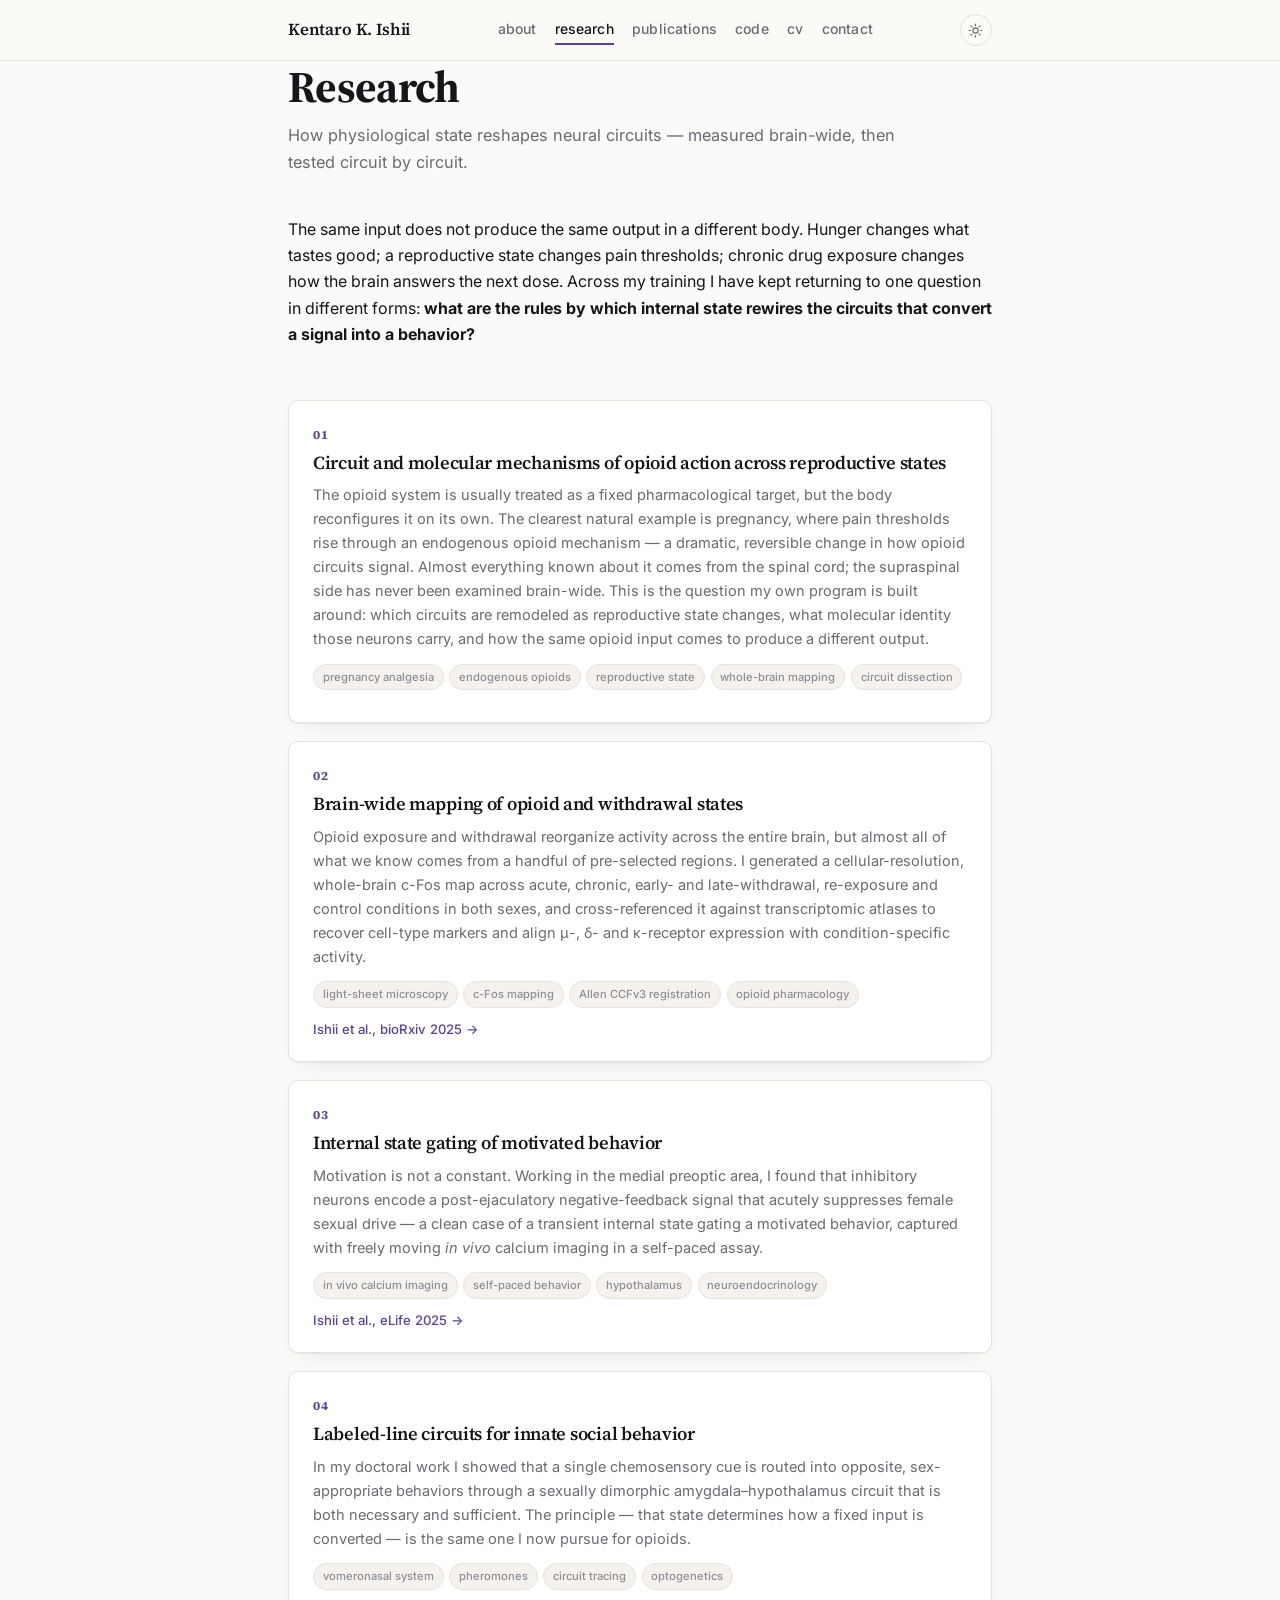
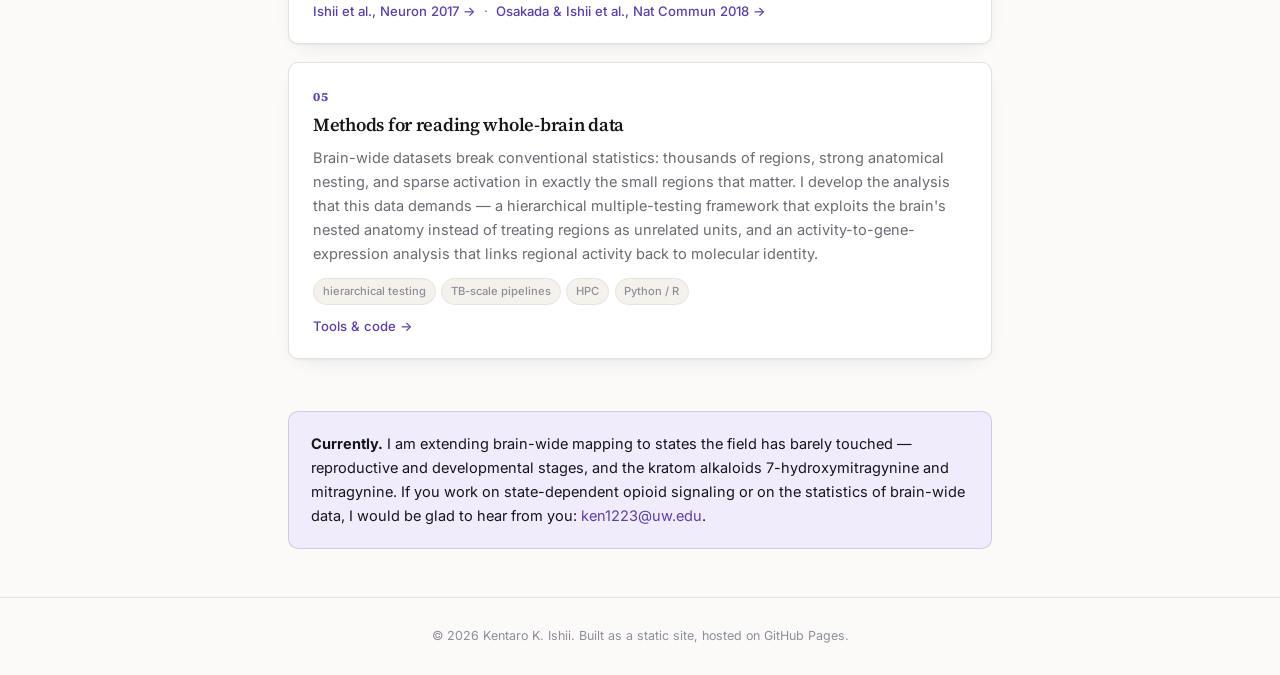
<file: research.html>
<!doctype html>
<html lang="en">
<head>
<meta charset="utf-8">
<meta name="viewport" content="width=device-width, initial-scale=1">
<title>Research &middot; Kentaro K. Ishii</title>
<meta name="description" content="Research on how physiological state reshapes opioid signaling and the neural circuits that drive motivated behavior.">
<meta name="author" content="Kentaro K. Ishii">
<link rel="canonical" href="https://kenjp1223.github.io/research.html">
<meta property="og:title" content="Research &middot; Kentaro K. Ishii">
<meta property="og:description" content="Research on how physiological state reshapes opioid signaling and the neural circuits that drive motivated behavior.">
<meta property="og:type" content="website">
<meta property="og:url" content="https://kenjp1223.github.io/research.html">
<meta property="og:image" content="https://kenjp1223.github.io/assets/video/brain-poster.jpg">
<meta property="og:site_name" content="Kentaro K. Ishii">
<meta name="twitter:card" content="summary_large_image">
<meta name="twitter:image" content="https://kenjp1223.github.io/assets/video/brain-poster.jpg">
<link rel="icon" href="data:image/svg+xml,<svg xmlns='http://www.w3.org/2000/svg' viewBox='0 0 100 100'><text y='.9em' font-size='90'>&#129504;</text></svg>">
<link rel="preconnect" href="https://fonts.googleapis.com">
<link rel="preconnect" href="https://fonts.gstatic.com" crossorigin>
<link href="https://fonts.googleapis.com/css2?family=Inter:wght@400;500;600&family=Source+Serif+4:opsz,wght@8..60,400;8..60,600;8..60,700&display=swap" rel="stylesheet">
<link rel="stylesheet" href="assets/css/style.css">
<script>
(function(){try{var t=localStorage.getItem('theme');if(t){document.documentElement.setAttribute('data-theme',t);}}catch(e){}})();
</script>
</head>
<body>
<a class="skip" href="#main">Skip to content</a>
<header class="site-head">
  <div class="wrap head-inner">
    <a class="brand" href="index.html">Kentaro&nbsp;K.&nbsp;Ishii</a>
    <nav class="nav">
          <a href="index.html">about</a>
          <a href="research.html" class="active">research</a>
          <a href="publications.html">publications</a>
          <a href="code.html">code</a>
          <a href="cv.html">cv</a>
          <a href="contact.html">contact</a>
    </nav>
    <div class="head-ctrl">
      <button class="theme" aria-label="Toggle dark mode" title="Toggle dark mode">
        <svg class="ic-sun" viewBox="0 0 24 24" aria-hidden="true"><circle cx="12" cy="12" r="4.2"/><g><line x1="12" y1="1.8" x2="12" y2="4"/><line x1="12" y1="20" x2="12" y2="22.2"/><line x1="1.8" y1="12" x2="4" y2="12"/><line x1="20" y1="12" x2="22.2" y2="12"/><line x1="4.6" y1="4.6" x2="6.2" y2="6.2"/><line x1="17.8" y1="17.8" x2="19.4" y2="19.4"/><line x1="4.6" y1="19.4" x2="6.2" y2="17.8"/><line x1="17.8" y1="6.2" x2="19.4" y2="4.6"/></g></svg>
        <svg class="ic-moon" viewBox="0 0 24 24" aria-hidden="true"><path d="M20.5 14.5A8.6 8.6 0 0 1 9.5 3.5a8.6 8.6 0 1 0 11 11z"/></svg>
      </button>
      <button class="navtoggle" aria-label="Toggle navigation" aria-expanded="false">
        <span></span><span></span><span></span>
      </button>
    </div>
  </div>
</header>
<main id="main" class="wrap">

  <header class="pagehead">
    <h1>Research</h1>
    <p class="lede">How physiological state reshapes neural circuits &mdash; measured brain-wide, then tested circuit by circuit.</p>
  </header>

  <section class="prose">
    <p>The same input does not produce the same output in a different body. Hunger changes what tastes good; a reproductive state changes pain thresholds; chronic drug exposure changes how the brain answers the next dose. Across my training I have kept returning to one question in different forms: <strong>what are the rules by which internal state rewires the circuits that convert a signal into a behavior?</strong></p>
  </section>

  <section class="topics">
    <article class="topic">
      <span class="tnum">01</span>
      <h2>Circuit and molecular mechanisms of opioid action across reproductive states</h2>
      <p>The opioid system is usually treated as a fixed pharmacological target, but the body reconfigures it on its own. The clearest natural example is pregnancy, where pain thresholds rise through an endogenous opioid mechanism &mdash; a dramatic, reversible change in how opioid circuits signal. Almost everything known about it comes from the spinal cord; the supraspinal side has never been examined brain-wide. This is the question my own program is built around: which circuits are remodeled as reproductive state changes, what molecular identity those neurons carry, and how the same opioid input comes to produce a different output.</p>
      <p class="tags"><span>pregnancy analgesia</span><span>endogenous opioids</span><span>reproductive state</span><span>whole-brain mapping</span><span>circuit dissection</span></p>
    </article>

    <article class="topic">
      <span class="tnum">02</span>
      <h2>Brain-wide mapping of opioid and withdrawal states</h2>
      <p>Opioid exposure and withdrawal reorganize activity across the entire brain, but almost all of what we know comes from a handful of pre-selected regions. I generated a cellular-resolution, whole-brain c-Fos map across acute, chronic, early- and late-withdrawal, re-exposure and control conditions in both sexes, and cross-referenced it against transcriptomic atlases to recover cell-type markers and align &mu;-, &delta;- and &kappa;-receptor expression with condition-specific activity.</p>
      <p class="tags"><span>light-sheet microscopy</span><span>c-Fos mapping</span><span>Allen CCFv3 registration</span><span>opioid pharmacology</span></p>
      <p class="tlink"><a href="https://doi.org/10.1101/2025.09.21.677198" target="_blank" rel="noopener">Ishii et al., bioRxiv 2025 &rarr;</a></p>
    </article>

    <article class="topic">
      <span class="tnum">03</span>
      <h2>Internal state gating of motivated behavior</h2>
      <p>Motivation is not a constant. Working in the medial preoptic area, I found that inhibitory neurons encode a post-ejaculatory negative-feedback signal that acutely suppresses female sexual drive &mdash; a clean case of a transient internal state gating a motivated behavior, captured with freely moving <em>in vivo</em> calcium imaging in a self-paced assay.</p>
      <p class="tags"><span>in vivo calcium imaging</span><span>self-paced behavior</span><span>hypothalamus</span><span>neuroendocrinology</span></p>
      <p class="tlink"><a href="https://doi.org/10.7554/eLife.91765" target="_blank" rel="noopener">Ishii et al., eLife 2025 &rarr;</a></p>
    </article>

    <article class="topic">
      <span class="tnum">04</span>
      <h2>Labeled-line circuits for innate social behavior</h2>
      <p>In my doctoral work I showed that a single chemosensory cue is routed into opposite, sex-appropriate behaviors through a sexually dimorphic amygdala&ndash;hypothalamus circuit that is both necessary and sufficient. The principle &mdash; that state determines how a fixed input is converted &mdash; is the same one I now pursue for opioids.</p>
      <p class="tags"><span>vomeronasal system</span><span>pheromones</span><span>circuit tracing</span><span>optogenetics</span></p>
      <p class="tlink"><a href="https://doi.org/10.1016/j.neuron.2017.05.038" target="_blank" rel="noopener">Ishii et al., Neuron 2017 &rarr;</a> &nbsp;&middot;&nbsp; <a href="https://doi.org/10.1038/s41467-018-07003-5" target="_blank" rel="noopener">Osakada &amp; Ishii et al., Nat Commun 2018 &rarr;</a></p>
    </article>

    <article class="topic">
      <span class="tnum">05</span>
      <h2>Methods for reading whole-brain data</h2>
      <p>Brain-wide datasets break conventional statistics: thousands of regions, strong anatomical nesting, and sparse activation in exactly the small regions that matter. I develop the analysis that this data demands &mdash; a hierarchical multiple-testing framework that exploits the brain's nested anatomy instead of treating regions as unrelated units, and an activity-to-gene-expression analysis that links regional activity back to molecular identity.</p>
      <p class="tags"><span>hierarchical testing</span><span>TB-scale pipelines</span><span>HPC</span><span>Python / R</span></p>
      <p class="tlink"><a href="code.html">Tools &amp; code &rarr;</a></p>
    </article>
  </section>

  <section class="prose callout">
    <p><strong>Currently.</strong> I am extending brain-wide mapping to states the field has barely touched &mdash; reproductive and developmental stages, and the kratom alkaloids 7-hydroxymitragynine and mitragynine. If you work on state-dependent opioid signaling or on the statistics of brain-wide data, I would be glad to hear from you: <a href="mailto:ken1223@uw.edu">ken1223@uw.edu</a>.</p>
  </section>
</main>
<footer class="site-foot">
  <div class="wrap">
    <p>&copy; 2026 Kentaro K. Ishii. Built as a static site, hosted on GitHub Pages.</p>
  </div>
</footer>
<script src="assets/js/main.js"></script>
</body>
</html>
</file>
<file: assets/css/style.css>
/* ------------------------------------------------------------------
   Kentaro K. Ishii — personal site
   Plain CSS, no build step. Edit the tokens below to restyle.
------------------------------------------------------------------- */

:root {
  --bg:        #fbfaf8;
  --surface:   #ffffff;
  --surface-2: #f5f2ed;
  --text:      #16161a;
  --muted:     #6a6a73;
  --faint:     #8e8e98;
  --border:    #e6e2db;
  --accent:    #5b3fa3;
  --accent-2:  #7a5bc4;
  --accent-bg: #f1ecfb;
  --shadow:    0 1px 2px rgba(20,18,30,.05), 0 8px 24px -12px rgba(20,18,30,.12);
  --radius:    10px;
  --maxw:      46rem;

  --sans: "Inter", -apple-system, BlinkMacSystemFont, "Segoe UI", Roboto, sans-serif;
  --serif: "Source Serif 4", Georgia, "Times New Roman", serif;
}

@media (prefers-color-scheme: dark) {
  :root:not([data-theme="light"]) {
    --bg:        #111114;
    --surface:   #18181d;
    --surface-2: #1f1f26;
    --text:      #e9e9ed;
    --muted:     #9c9ca7;
    --faint:     #7d7d88;
    --border:    #2b2b33;
    --accent:    #b49cf2;
    --accent-2:  #c9b6ff;
    --accent-bg: #211b33;
    --shadow:    0 1px 2px rgba(0,0,0,.4), 0 8px 24px -12px rgba(0,0,0,.6);
  }
}
:root[data-theme="dark"] {
  --bg:        #111114;
  --surface:   #18181d;
  --surface-2: #1f1f26;
  --text:      #e9e9ed;
  --muted:     #9c9ca7;
  --faint:     #7d7d88;
  --border:    #2b2b33;
  --accent:    #b49cf2;
  --accent-2:  #c9b6ff;
  --accent-bg: #211b33;
  --shadow:    0 1px 2px rgba(0,0,0,.4), 0 8px 24px -12px rgba(0,0,0,.6);
}

*, *::before, *::after { box-sizing: border-box; }

html { -webkit-text-size-adjust: 100%; scroll-behavior: smooth; }

body {
  margin: 0;
  background: var(--bg);
  color: var(--text);
  font-family: var(--sans);
  font-size: 1rem;
  line-height: 1.65;
  -webkit-font-smoothing: antialiased;
}

.wrap { width: 100%; max-width: var(--maxw); margin: 0 auto; padding: 0 16px; }

a { color: var(--accent); text-decoration: none; text-underline-offset: 3px; }
a:hover { text-decoration: underline; }

.skip {
  position: absolute; left: -9999px;
  background: var(--accent); color: #fff; padding: .6rem 1rem; border-radius: 0 0 8px 0; z-index: 99;
}
.skip:focus { left: 0; top: 0; }

/* ---------------------------------------------------------- header / nav */
.site-head {
  position: sticky; top: 0; z-index: 40;
  background: color-mix(in srgb, var(--bg) 88%, transparent);
  backdrop-filter: saturate(180%) blur(12px);
  -webkit-backdrop-filter: saturate(180%) blur(12px);
  border-bottom: 1px solid var(--border);
}
.head-inner {
  display: flex; align-items: center; justify-content: space-between;
  gap: 1rem; min-height: 60px; flex-wrap: wrap;
}
.brand {
  font-family: var(--serif); font-weight: 600; font-size: 1.05rem;
  color: var(--text); letter-spacing: -.01em; white-space: nowrap;
}
.brand:hover { color: var(--accent); text-decoration: none; }

.nav { display: flex; align-items: center; gap: 1.15rem; }
.head-ctrl { display: flex; align-items: center; gap: .4rem; }
.nav a {
  color: var(--muted); font-size: .875rem; font-weight: 500;
  padding: 2px 0; border-bottom: 2px solid transparent; letter-spacing: .01em;
}
.nav a:hover { color: var(--text); text-decoration: none; }
.nav a.active { color: var(--text); border-bottom-color: var(--accent); }

.theme {
  background: none; border: 1px solid var(--border); border-radius: 50%;
  width: 32px; height: 32px; display: grid; place-items: center;
  cursor: pointer; color: var(--muted); padding: 0; flex: none;
}
.theme:hover { color: var(--accent); border-color: var(--accent); }
.theme svg { width: 15px; height: 15px; fill: none; stroke: currentColor; stroke-width: 1.8; stroke-linecap: round; }
.ic-moon { display: none; }
:root[data-theme="dark"] .ic-sun { display: none; }
:root[data-theme="dark"] .ic-moon { display: block; }
@media (prefers-color-scheme: dark) {
  :root:not([data-theme="light"]) .ic-sun { display: none; }
  :root:not([data-theme="light"]) .ic-moon { display: block; }
}

.navtoggle { display: none; background: none; border: 0; cursor: pointer; padding: 8px; }
.navtoggle span { display: block; width: 20px; height: 2px; background: var(--text); border-radius: 2px; margin: 4px 0; transition: .2s; }

/* ---------------------------------------------------------- main spacing */
main { padding: 3rem 16px 4rem; }
section { margin-bottom: 3.25rem; }
section:last-child { margin-bottom: 0; }

h1, h2, h3 { font-family: var(--serif); letter-spacing: -.015em; line-height: 1.2; }
h1 { font-size: clamp(2rem, 6vw, 2.75rem); font-weight: 700; margin: 0 0 .5rem; }
h2 { font-size: 1.3rem; font-weight: 600; margin: 0 0 1rem; }
h3 { font-size: 1.05rem; font-weight: 600; margin: 0 0 .3rem; }

.pagehead { margin-bottom: 2.5rem; }
.lede { color: var(--muted); font-size: 1.02rem; margin: 0; max-width: 40rem; }
.lede .btn-solid { margin-left: .25rem; }

.sec-head { display: flex; align-items: baseline; justify-content: space-between; gap: 1rem; margin-bottom: 1rem; }
.sec-head h2 { margin: 0; }
.more { font-size: .85rem; color: var(--muted); white-space: nowrap; }
.more:hover { color: var(--accent); }

.prose p { margin: 0 0 1.05rem; }
.prose p:last-child { margin-bottom: 0; }

/* ---------------------------------------------------------- hero */
.hero {
  display: grid; grid-template-columns: 1fr 180px; gap: 2.25rem;
  align-items: start; margin-bottom: 2.5rem;
}
.hero h1 { margin-bottom: .35rem; }
.dot { color: var(--accent); }
.tagline {
  font-family: var(--serif); font-size: 1.1rem; color: var(--text);
  margin: 0 0 .85rem; line-height: 1.45;
}
.affil { color: var(--muted); font-size: .88rem; margin: 0 0 1.1rem; line-height: 1.6; }

.iconlinks { list-style: none; display: flex; flex-wrap: wrap; gap: .5rem; padding: 0; margin: 0; }
.iconlinks a {
  display: inline-block; font-size: .8rem; font-weight: 500;
  padding: .3rem .7rem; border: 1px solid var(--border); border-radius: 999px;
  background: var(--surface); color: var(--muted);
}
.iconlinks a:hover { color: var(--accent); border-color: var(--accent); text-decoration: none; }

.portrait { margin: 0; }
.portrait img {
  width: 100%; height: auto; aspect-ratio: 3/4; object-fit: cover; object-position: center 18%;
  border-radius: var(--radius); border: 1px solid var(--border); box-shadow: var(--shadow);
  background: var(--surface-2); display: block;
}

/* ---------------------------------------------------------- video reel */
.reel { margin: 0 0 3.25rem; }
.reel-frame {
  position: relative; border-radius: var(--radius); overflow: hidden;
  border: 1px solid var(--border); background: #000; line-height: 0;
  box-shadow: var(--shadow);
}
.reel-vid { width: 100%; height: auto; aspect-ratio: 16/9; display: block; object-fit: cover; }
.reel-toggle {
  position: absolute; bottom: 10px; right: 10px;
  width: 32px; height: 32px; border-radius: 50%; padding: 0;
  display: grid; place-items: center; cursor: pointer;
  background: rgba(0,0,0,.5); border: 1px solid rgba(255,255,255,.35);
  color: #fff; backdrop-filter: blur(4px); -webkit-backdrop-filter: blur(4px);
  opacity: .5; transition: opacity .18s;
}
.reel-frame:hover .reel-toggle, .reel-toggle:focus-visible { opacity: 1; }
.reel-toggle svg { width: 14px; height: 14px; fill: currentColor; }
.reel-toggle .ic-play { display: none; }
.reel-toggle[aria-pressed="true"] .ic-play { display: block; }
.reel-toggle[aria-pressed="true"] .ic-pause { display: none; }
.reel figcaption {
  font-size: .78rem; color: var(--faint); line-height: 1.55;
  margin-top: .6rem; text-align: left;
}
@media (max-width: 680px) { .reel-toggle { opacity: 1; } }

/* ---------------------------------------------------------- news */
.news { list-style: none; padding: 0; margin: 0; border-top: 1px solid var(--border); }
.news li {
  display: grid; grid-template-columns: 6.5rem 1fr; gap: 1rem;
  padding: .7rem 0; border-bottom: 1px solid var(--border); font-size: .9rem;
}
.news .date { color: var(--faint); font-variant-numeric: tabular-nums; font-size: .82rem; padding-top: .1rem; }
.news .what { color: var(--muted); }
.news .what a { font-weight: 500; }

/* ---------------------------------------------------------- publications */
.pubs { list-style: none; padding: 0; margin: 0; counter-reset: pub; }
.yr {
  font-size: 1.6rem; font-weight: 700; color: var(--faint);
  margin: 2.5rem 0 .9rem; padding-bottom: .35rem; border-bottom: 1px solid var(--border);
}
.yr:first-of-type { margin-top: 0; }

.pub {
  display: grid; grid-template-columns: 92px 1fr; gap: 1.1rem;
  padding: 1.15rem 0; border-bottom: 1px solid var(--border);
}
.pub:last-child { border-bottom: 0; }

.venue {
  display: flex; flex-direction: column; align-items: center; justify-content: center;
  text-align: center; aspect-ratio: 4/3; border-radius: 8px; padding: .4rem;
  background: var(--surface-2); border: 1px solid var(--border);
  font-size: .66rem; font-weight: 600; line-height: 1.22; color: var(--muted);
  letter-spacing: .01em; text-transform: uppercase;
  overflow-wrap: anywhere; hyphens: auto;
}
.venue .vy { font-size: .62rem; font-weight: 500; color: var(--faint); margin-top: .25rem; letter-spacing: .06em; }
.v-preprint { background: var(--accent-bg); border-color: color-mix(in srgb, var(--accent) 28%, transparent); color: var(--accent); }
.v-preprint .vy { color: var(--accent-2); }

.pub-title { font-size: 1rem; line-height: 1.35; margin-bottom: .35rem; }
.authors { font-size: .835rem; color: var(--muted); margin: 0 0 .25rem; line-height: 1.55; }
.authors strong { color: var(--text); font-weight: 600; }
.ref { font-size: .82rem; color: var(--faint); margin: 0 0 .6rem; }
.role {
  display: inline-block; font-style: normal; font-size: .68rem; font-weight: 600;
  text-transform: uppercase; letter-spacing: .05em; color: var(--accent);
  background: var(--accent-bg); padding: .1rem .45rem; border-radius: 4px; margin-left: .35rem;
}

.links { display: flex; flex-wrap: wrap; gap: .4rem; }
.btn {
  font: inherit; font-size: .72rem; font-weight: 600; letter-spacing: .03em; text-transform: uppercase;
  padding: .25rem .6rem; border: 1px solid var(--border); border-radius: 5px;
  background: var(--surface); color: var(--muted); cursor: pointer; line-height: 1.5;
}
.btn:hover { color: var(--accent); border-color: var(--accent); text-decoration: none; }
.btn-abs[aria-expanded="true"] { background: var(--accent-bg); color: var(--accent); border-color: var(--accent); }
.btn-solid {
  background: var(--accent); color: #fff; border-color: var(--accent);
  text-transform: none; font-size: .78rem; padding: .35rem .8rem;
}
.btn-solid:hover { background: var(--accent-2); border-color: var(--accent-2); color: #fff; }

.abs {
  margin-top: .7rem; padding: .8rem .9rem; background: var(--surface-2);
  border-left: 2px solid var(--accent); border-radius: 0 6px 6px 0;
}
.abs p { margin: 0; font-size: .85rem; color: var(--muted); line-height: 1.6; }
.v-other { background: var(--surface); }

/* selected-publications block */
.featured {
  background: var(--surface); border: 1px solid var(--border);
  border-radius: var(--radius); padding: .4rem 1.4rem 1rem; box-shadow: var(--shadow);
  margin-bottom: 3rem;
}
.yr-sel {
  font-family: var(--sans); font-size: .72rem; font-weight: 600;
  text-transform: uppercase; letter-spacing: .1em; color: var(--accent);
  border-bottom-color: color-mix(in srgb, var(--accent) 25%, transparent);
  margin: 1.1rem 0 .3rem;
}
.featured .pub:last-child { border-bottom: 0; padding-bottom: .3rem; }
.allhead {
  font-size: .72rem; font-weight: 600; text-transform: uppercase; letter-spacing: .1em;
  font-family: var(--sans); color: var(--faint);
  margin: 0 0 1.4rem; padding-bottom: .4rem; border-bottom: 1px solid var(--border);
}
.allhead + .yr, .featured + section .yr { margin-top: 0; }

/* ---------------------------------------------------------- research */
.topics { display: grid; gap: 1.1rem; }
.topic {
  position: relative; background: var(--surface); border: 1px solid var(--border);
  border-radius: var(--radius); padding: 1.5rem 1.5rem 1.3rem; box-shadow: var(--shadow);
}
.tnum {
  font-family: var(--serif); font-size: .78rem; font-weight: 700; color: var(--accent);
  letter-spacing: .1em; display: block; margin-bottom: .4rem;
}
.topic h2 { font-size: 1.15rem; margin-bottom: .6rem; }
.topic p { font-size: .91rem; color: var(--muted); margin: 0 0 .8rem; }
.tags { display: flex; flex-wrap: wrap; gap: .35rem; margin: 0 0 .7rem !important; }
.tags span {
  font-size: .7rem; font-weight: 500; padding: .18rem .55rem; border-radius: 999px;
  background: var(--surface-2); color: var(--faint); border: 1px solid var(--border);
}
.tlink { margin: 0 !important; font-size: .82rem !important; }
.tlink a { font-weight: 500; }

.callout {
  background: var(--accent-bg); border: 1px solid color-mix(in srgb, var(--accent) 22%, transparent);
  border-radius: var(--radius); padding: 1.25rem 1.4rem;
}
.callout p { font-size: .91rem; margin: 0; }

/* ---------------------------------------------------------- code cards */
.cards { display: grid; gap: 1.1rem; }
.card {
  background: var(--surface); border: 1px solid var(--border);
  border-radius: var(--radius); padding: 1.4rem 1.5rem; box-shadow: var(--shadow);
}
.card h2 { font-size: 1.1rem; margin-bottom: .55rem; }
.card p { font-size: .91rem; color: var(--muted); margin: 0 0 .8rem; }
.repo { font-size: .82rem !important; margin: 0 !important; }
.repo code {
  font-family: ui-monospace, SFMono-Regular, Menlo, monospace; font-size: .76rem;
  background: var(--accent-bg); color: var(--accent); padding: .12rem .4rem; border-radius: 4px;
}
.plainlist { padding-left: 1.1rem; margin: 0; }
.plainlist li { font-size: .91rem; color: var(--muted); margin-bottom: .5rem; }
.plainlist strong { color: var(--text); }

/* ---------------------------------------------------------- cv */
.cv h2 {
  font-size: 1.05rem; text-transform: uppercase; letter-spacing: .08em;
  color: var(--faint); font-family: var(--sans); font-weight: 600;
  margin: 2.5rem 0 .9rem; padding-bottom: .4rem; border-bottom: 1px solid var(--border);
}
.cv h2:first-child { margin-top: 0; }
.cvtable { width: 100%; border-collapse: collapse; }
.cvtable td, .cvtable th { padding: .6rem 0; vertical-align: top; border-bottom: 1px solid var(--border); text-align: left; }
.cvtable tr:last-child td { border-bottom: 0; }
.cvtable th { font-size: .7rem; text-transform: uppercase; letter-spacing: .06em; color: var(--faint); font-weight: 600; }
.cvtable .y {
  width: 7.5rem; padding-right: 1rem; color: var(--faint);
  font-size: .8rem; font-variant-numeric: tabular-nums; white-space: nowrap;
}
.cvtable td strong { font-size: .93rem; font-weight: 600; display: block; }
.cvtable .pos { display: block; font-size: .83rem; color: var(--muted); margin-top: .15rem; line-height: 1.55; }
.cvtable .kind {
  display: inline-block; font-size: .66rem; font-weight: 600; text-transform: uppercase;
  letter-spacing: .05em; color: var(--accent); background: var(--accent-bg);
  padding: .1rem .4rem; border-radius: 4px; margin-right: .5rem;
}
.cvtable-3 .now { font-size: .82rem; color: var(--muted); width: 14rem; }
.cvtable td:nth-child(2) { font-size: .88rem; }

.pdfwrap h2 { font-size: 1.05rem; text-transform: uppercase; letter-spacing: .08em; color: var(--faint); font-family: var(--sans); font-weight: 600; }
.pdfview {
  width: 100%; height: 80vh; min-height: 520px; border: 1px solid var(--border);
  border-radius: var(--radius); background: var(--surface-2);
}

/* ---------------------------------------------------------- contact */
.contact { display: grid; grid-template-columns: 1fr 1fr; gap: 1.1rem; }
.ccard {
  background: var(--surface); border: 1px solid var(--border);
  border-radius: var(--radius); padding: 1.3rem 1.4rem; box-shadow: var(--shadow);
}
.ccard h2 {
  font-size: .72rem; text-transform: uppercase; letter-spacing: .08em;
  color: var(--faint); font-family: var(--sans); font-weight: 600; margin-bottom: .7rem;
}
.ccard p { margin: 0 0 .45rem; font-size: .9rem; color: var(--muted); line-height: 1.6; }
.ccard p:last-child { margin-bottom: 0; }
.note {
  font-size: .68rem; text-transform: uppercase; letter-spacing: .05em;
  color: var(--faint); margin-left: .35rem;
}

/* ---------------------------------------------------------- footer */
.site-foot { border-top: 1px solid var(--border); padding: 1.75rem 0; margin-top: 3rem; }
.site-foot p { margin: 0; font-size: .78rem; color: var(--faint); text-align: center; }

/* ---------------------------------------------------------- responsive */
@media (max-width: 680px) {
  main { padding-top: 2rem; }
  .hero { grid-template-columns: 1fr; gap: 1.5rem; }
  .portrait { max-width: 150px; order: -1; }
  .contact { grid-template-columns: 1fr; }
  .pub { grid-template-columns: 62px 1fr; gap: .9rem; }
  .venue { font-size: .6rem; }
  .venue .vy { font-size: .56rem; }
  .news li { grid-template-columns: 1fr; gap: .15rem; }
  .cvtable .y { width: 5.5rem; font-size: .76rem; }
  .cvtable-3 .now { width: auto; }
  .pdfview { height: 60vh; min-height: 380px; }

  .navtoggle { display: block; }
  .head-ctrl { order: 2; }
  .nav {
    order: 3; width: 100%; display: none; flex-direction: column;
    align-items: flex-start; gap: .75rem; padding: .25rem 0 1rem;
  }
  .nav.open { display: flex; }
  .nav a { font-size: .95rem; }
}

@media print {
  .site-head, .site-foot, .skip, .links, .theme { display: none !important; }
  body { background: #fff; color: #000; }
}
</file>
